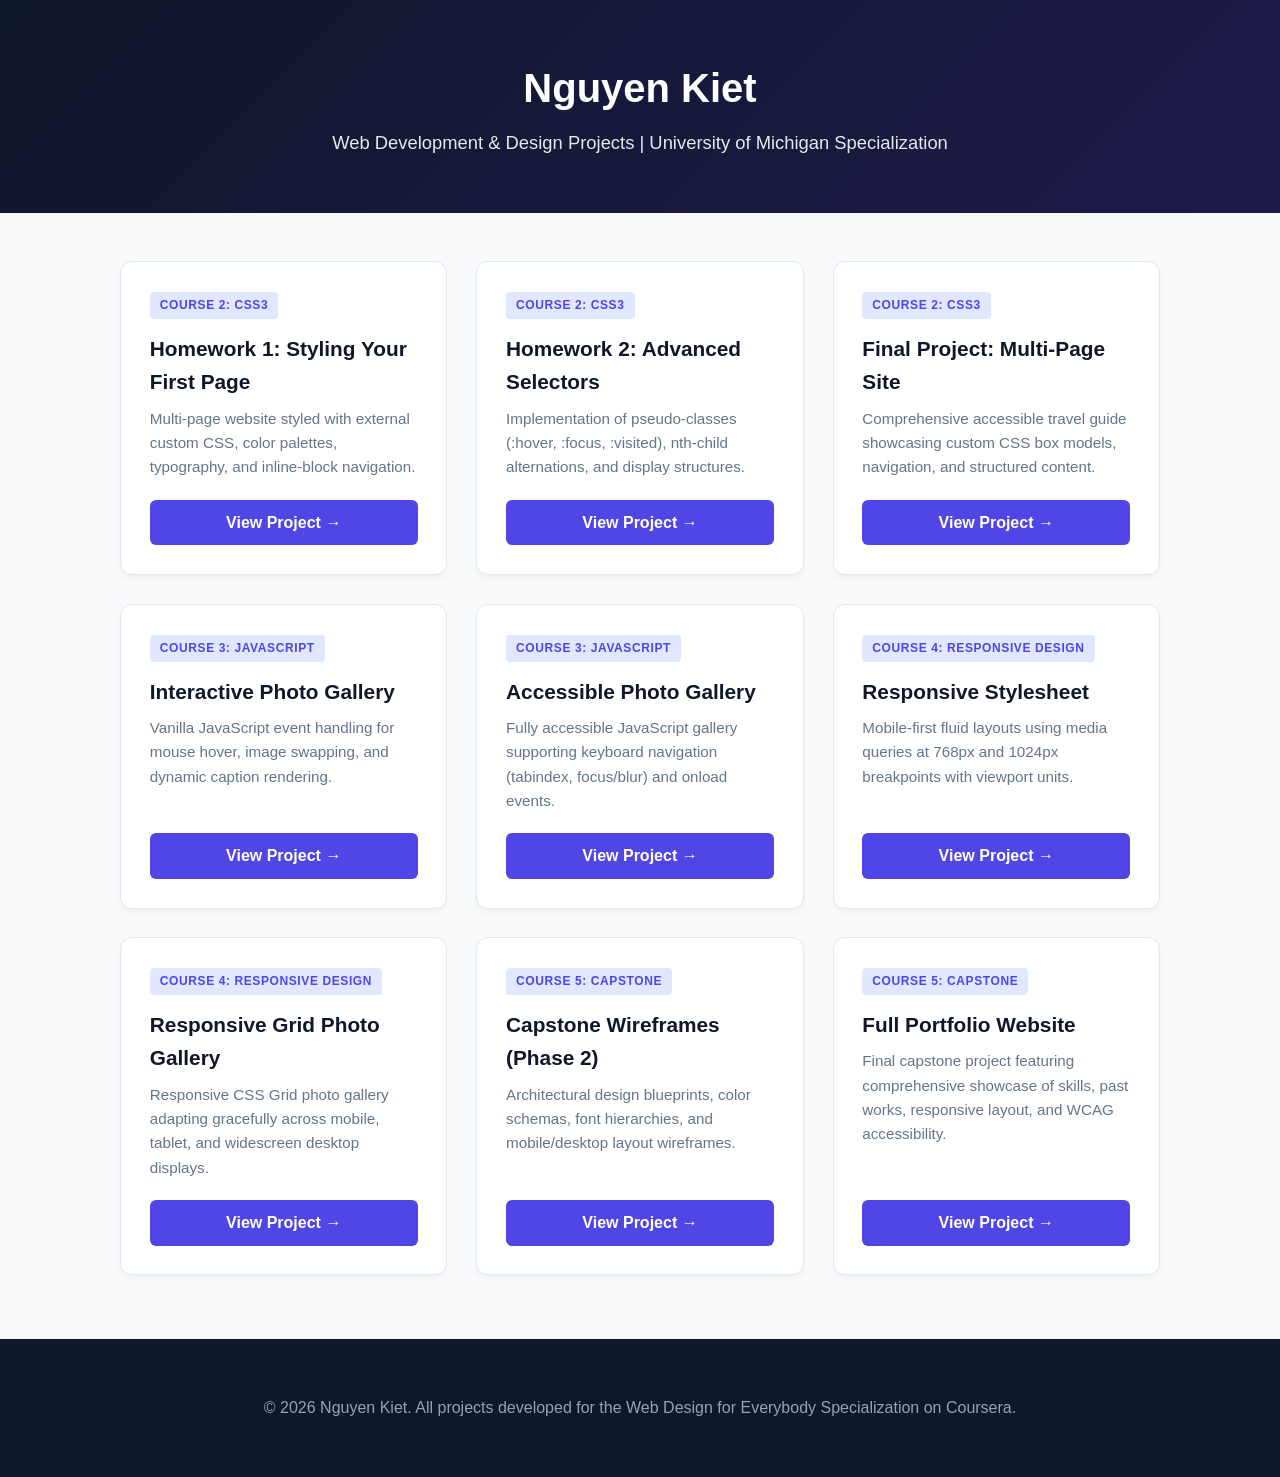
<file: index.html>
<!DOCTYPE html>
<html lang="en">
<head>
  <meta charset="UTF-8">
  <meta name="viewport" content="width=device-width, initial-scale=1.0">
  <title>Nguyen Kiet | Web Design Portfolio &amp; Projects</title>
  <style>
    :root {
      --primary: #4f46e5;
      --bg: #f8fafc;
      --card-bg: #ffffff;
      --text: #0f172a;
      --muted: #64748b;
      --border: #e2e8f0;
    }
    body {
      font-family: -apple-system, BlinkMacSystemFont, "Segoe UI", Roboto, "Helvetica Neue", Arial, sans-serif;
      line-height: 1.6;
      background-color: var(--bg);
      color: var(--text);
      margin: 0;
      padding: 0;
    }
    header {
      background: linear-gradient(135deg, #0f172a, #1e1b4b);
      color: #ffffff;
      text-align: center;
      padding: 3.5rem 1.5rem;
    }
    header h1 {
      margin: 0 0 0.5rem 0;
      font-size: 2.5rem;
    }
    header p {
      margin: 0;
      font-size: 1.15rem;
      opacity: 0.9;
    }
    main {
      max-width: 1040px;
      margin: 3rem auto;
      padding: 0 1.5rem;
    }
    .grid {
      display: grid;
      grid-template-columns: repeat(auto-fit, minmax(300px, 1fr));
      gap: 1.8rem;
    }
    .card {
      background: var(--card-bg);
      border: 1px solid var(--border);
      border-radius: 12px;
      padding: 1.8rem;
      box-shadow: 0 4px 6px -1px rgba(0,0,0,0.05);
      display: flex;
      flex-direction: column;
      justify-content: space-between;
      transition: transform 0.2s, box-shadow 0.2s;
    }
    .card:hover {
      transform: translateY(-4px);
      box-shadow: 0 12px 20px -3px rgba(79, 70, 229, 0.12);
    }
    .badge {
      display: inline-block;
      font-size: 0.75rem;
      font-weight: 700;
      text-transform: uppercase;
      letter-spacing: 0.05em;
      padding: 4px 10px;
      border-radius: 4px;
      background: #e0e7ff;
      color: var(--primary);
      margin-bottom: 0.8rem;
      width: fit-content;
    }
    .card h2 {
      margin: 0 0 0.5rem 0;
      font-size: 1.3rem;
    }
    .card p {
      color: var(--muted);
      font-size: 0.95rem;
      margin: 0 0 1.25rem 0;
      flex-grow: 1;
    }
    .btn {
      display: inline-block;
      text-align: center;
      background: var(--primary);
      color: #ffffff;
      padding: 10px 18px;
      border-radius: 6px;
      text-decoration: none;
      font-weight: 600;
      transition: background 0.2s;
    }
    .btn:hover {
      background: #3730a3;
    }
    footer {
      background: #0f172a;
      color: #94a3b8;
      text-align: center;
      padding: 2.5rem 1.5rem;
      margin-top: 4rem;
    }
  </style>
</head>
<body>

  <header>
    <h1>Nguyen Kiet</h1>
    <p>Web Development &amp; Design Projects | University of Michigan Specialization</p>
  </header>

  <main>
    <div class="grid">
      <!-- Course 2 HW1 -->
      <div class="card">
        <div>
          <span class="badge">Course 2: CSS3</span>
          <h2>Homework 1: Styling Your First Page</h2>
          <p>Multi-page website styled with external custom CSS, color palettes, typography, and inline-block navigation.</p>
        </div>
        <a class="btn" href="c2-hw1/">View Project &rarr;</a>
      </div>

      <!-- Course 2 HW2 -->
      <div class="card">
        <div>
          <span class="badge">Course 2: CSS3</span>
          <h2>Homework 2: Advanced Selectors</h2>
          <p>Implementation of pseudo-classes (:hover, :focus, :visited), nth-child alternations, and display structures.</p>
        </div>
        <a class="btn" href="c2-hw2/">View Project &rarr;</a>
      </div>

      <!-- Course 2 Final -->
      <div class="card">
        <div>
          <span class="badge">Course 2: CSS3</span>
          <h2>Final Project: Multi-Page Site</h2>
          <p>Comprehensive accessible travel guide showcasing custom CSS box models, navigation, and structured content.</p>
        </div>
        <a class="btn" href="c2-final/">View Project &rarr;</a>
      </div>

      <!-- Course 3 HW1 -->
      <div class="card">
        <div>
          <span class="badge">Course 3: JavaScript</span>
          <h2>Interactive Photo Gallery</h2>
          <p>Vanilla JavaScript event handling for mouse hover, image swapping, and dynamic caption rendering.</p>
        </div>
        <a class="btn" href="c3-gallery/">View Project &rarr;</a>
      </div>

      <!-- Course 3 Final -->
      <div class="card">
        <div>
          <span class="badge">Course 3: JavaScript</span>
          <h2>Accessible Photo Gallery</h2>
          <p>Fully accessible JavaScript gallery supporting keyboard navigation (tabindex, focus/blur) and onload events.</p>
        </div>
        <a class="btn" href="c3-final/">View Project &rarr;</a>
      </div>

      <!-- Course 4 HW1 -->
      <div class="card">
        <div>
          <span class="badge">Course 4: Responsive Design</span>
          <h2>Responsive Stylesheet</h2>
          <p>Mobile-first fluid layouts using media queries at 768px and 1024px breakpoints with viewport units.</p>
        </div>
        <a class="btn" href="c4-responsive/">View Project &rarr;</a>
      </div>

      <!-- Course 4 Final -->
      <div class="card">
        <div>
          <span class="badge">Course 4: Responsive Design</span>
          <h2>Responsive Grid Photo Gallery</h2>
          <p>Responsive CSS Grid photo gallery adapting gracefully across mobile, tablet, and widescreen desktop displays.</p>
        </div>
        <a class="btn" href="c4-final/">View Project &rarr;</a>
      </div>

      <!-- Course 5 Wireframes -->
      <div class="card">
        <div>
          <span class="badge">Course 5: Capstone</span>
          <h2>Capstone Wireframes (Phase 2)</h2>
          <p>Architectural design blueprints, color schemas, font hierarchies, and mobile/desktop layout wireframes.</p>
        </div>
        <a class="btn" href="c5-wireframes/">View Project &rarr;</a>
      </div>

      <!-- Course 5 Portfolio -->
      <div class="card">
        <div>
          <span class="badge">Course 5: Capstone</span>
          <h2>Full Portfolio Website</h2>
          <p>Final capstone project featuring comprehensive showcase of skills, past works, responsive layout, and WCAG accessibility.</p>
        </div>
        <a class="btn" href="c5-portfolio/">View Project &rarr;</a>
      </div>
    </div>
  </main>

  <footer>
    <p>&copy; 2026 Nguyen Kiet. All projects developed for the Web Design for Everybody Specialization on Coursera.</p>
  </footer>

</body>
</html>
</file>
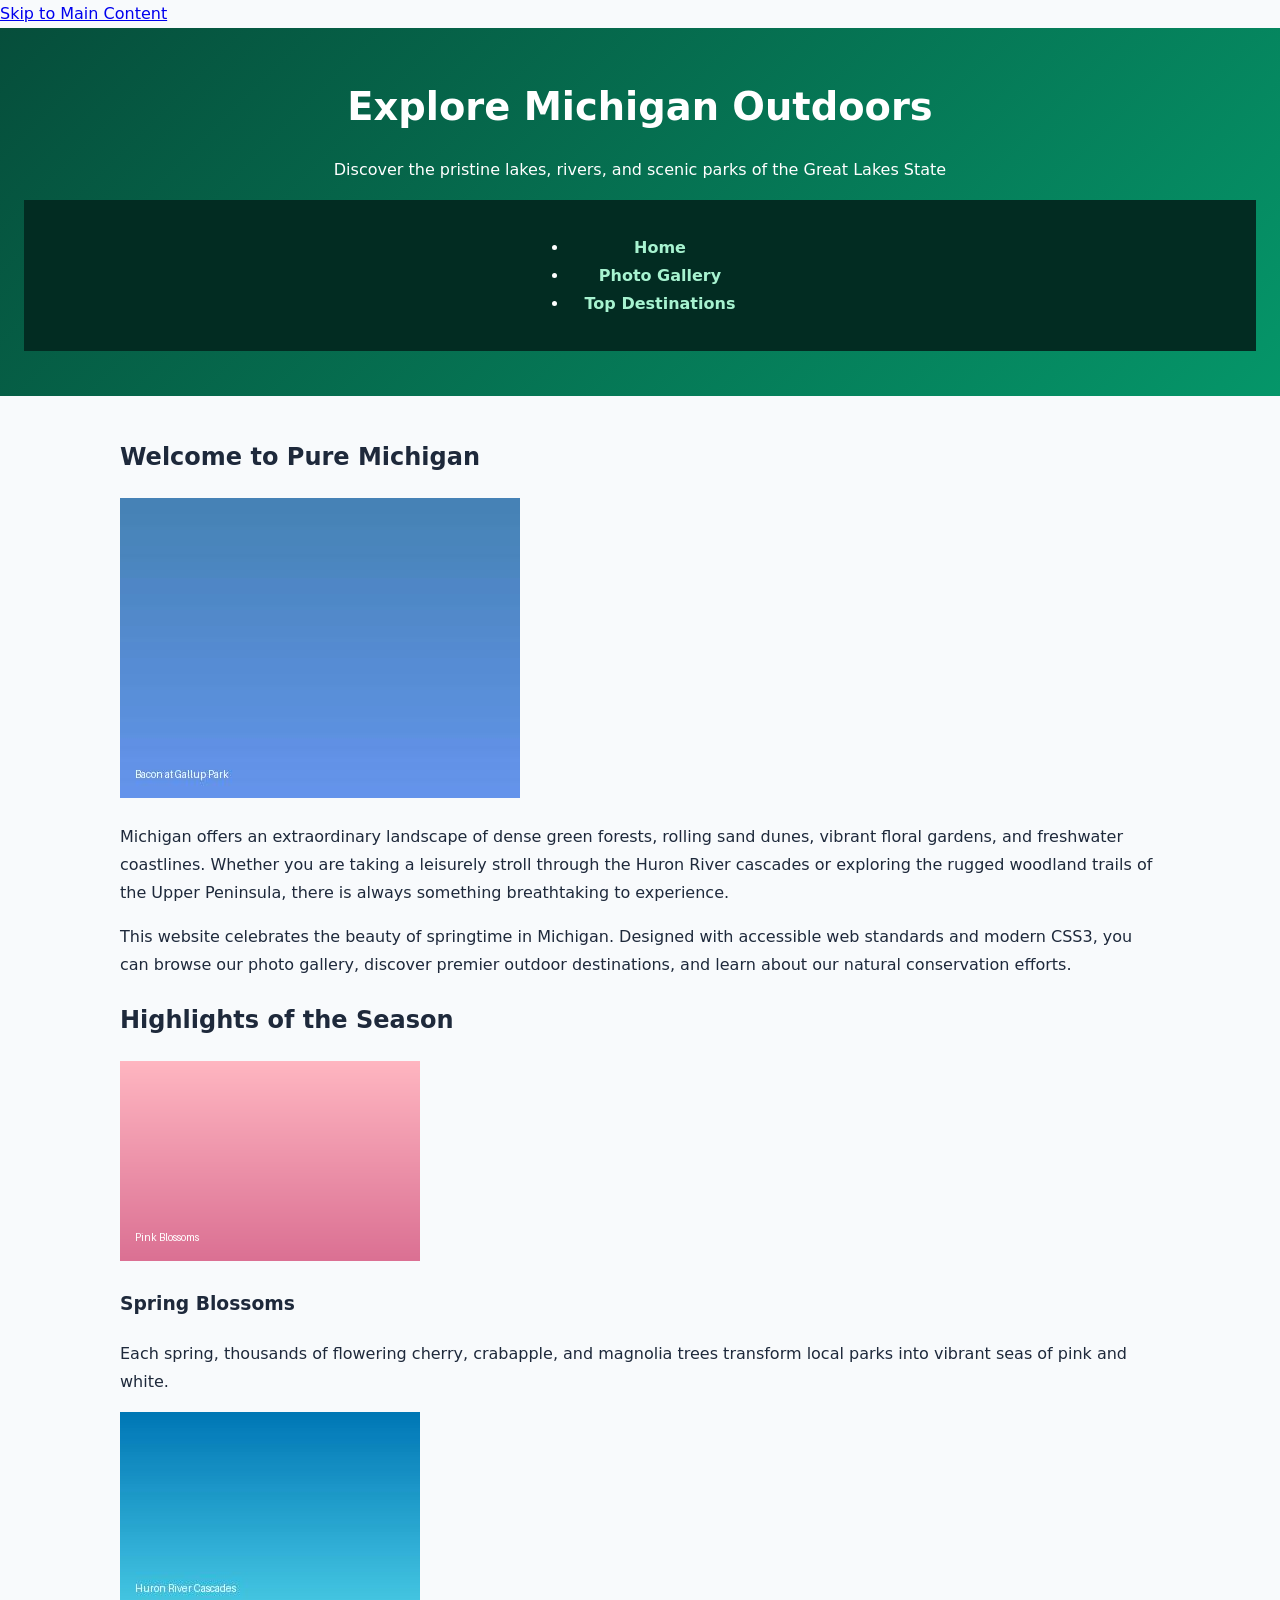
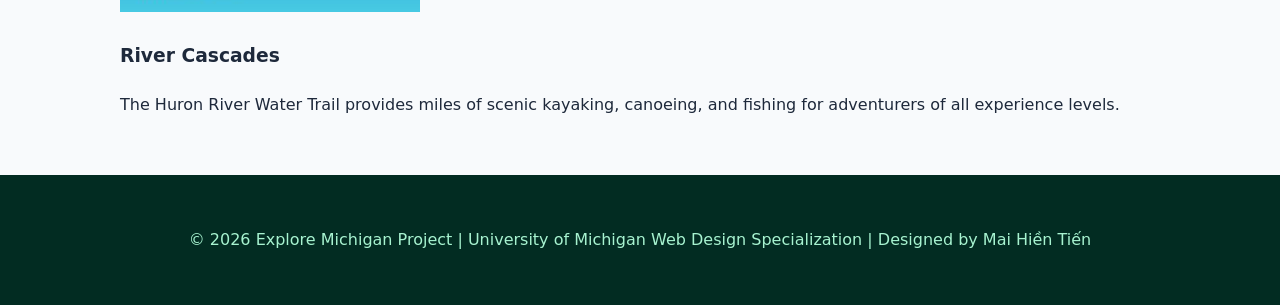
<file: c2-final/index.html>
<!DOCTYPE html>
<html lang="en">

<head>
  <meta charset="utf-8">
  <meta name="viewport" content="width=device-width, initial-scale=1.0">
  <title>Explore Michigan - Nature & Adventure</title>
  <link rel="stylesheet" href="css/style.css">
</head>

<body>
  <a class="skip-link" href="#main">Skip to Main Content</a>

  <header>
    <h1>Explore Michigan Outdoors</h1>
    <p class="tagline">Discover the pristine lakes, rivers, and scenic parks of the Great Lakes State</p>
    <nav>
      <ul>
        <li><a href="index.html" class="active">Home</a></li>
        <li><a href="gallery.html">Photo Gallery</a></li>
        <li><a href="destinations.html">Top Destinations</a></li>
      </ul>
    </nav>
  </header>

  <main id="main">
    <section class="hero-section">
      <h2>Welcome to Pure Michigan</h2>
      <img src="images/BaconGallupPark.jpg" alt="A scenic view of Gallup Park in Ann Arbor with Bacon the dog" class="featured-img">
      <p>
        Michigan offers an extraordinary landscape of dense green forests, rolling sand dunes, vibrant floral gardens, and freshwater coastlines.
        Whether you are taking a leisurely stroll through the Huron River cascades or exploring the rugged woodland trails of the Upper Peninsula,
        there is always something breathtaking to experience.
      </p>
      <p>
        This website celebrates the beauty of springtime in Michigan. Designed with accessible web standards and modern CSS3,
        you can browse our photo gallery, discover premier outdoor destinations, and learn about our natural conservation efforts.
      </p>
    </section>

    <section class="highlights-section">
      <h2>Highlights of the Season</h2>
      <div class="flex-highlights">
        <div class="highlight-card">
          <img src="images/pink_blossoms.png" alt="Delicate pink blossoms blooming on a springtime tree">
          <h3>Spring Blossoms</h3>
          <p>Each spring, thousands of flowering cherry, crabapple, and magnolia trees transform local parks into vibrant seas of pink and white.</p>
        </div>
        <div class="highlight-card">
          <img src="images/huron_river_cascades.JPG" alt="Two kayakers navigating the rapids at Huron River cascades">
          <h3>River Cascades</h3>
          <p>The Huron River Water Trail provides miles of scenic kayaking, canoeing, and fishing for adventurers of all experience levels.</p>
        </div>
      </div>
    </section>
  </main>

  <footer>
    <p>&copy; 2026 Explore Michigan Project | University of Michigan Web Design Specialization | Designed by Mai Hiền Tiến</p>
  </footer>
</body>

</html>
</file>
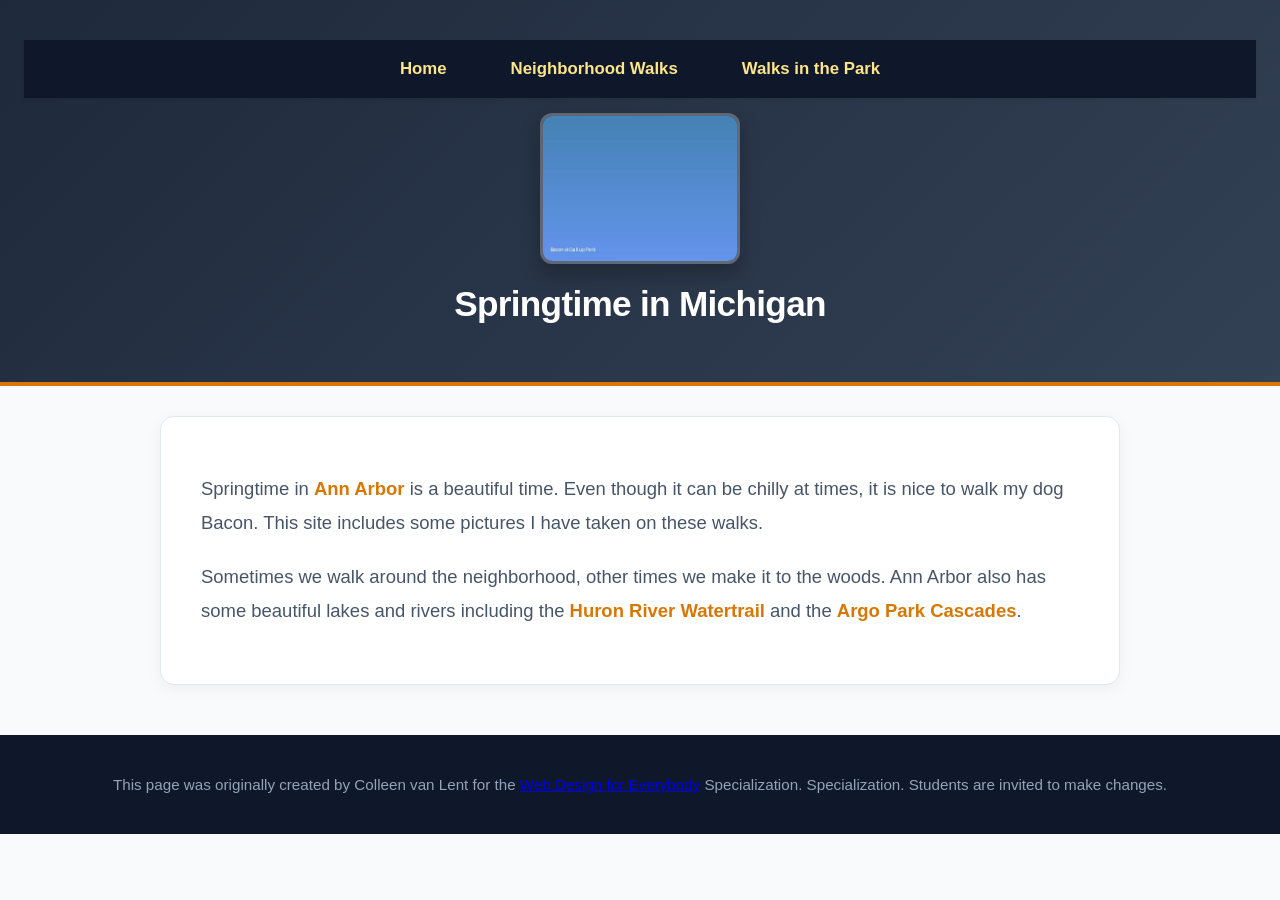
<file: c2-hw1/index.html>
<!DOCTYPE html>
<html lang="en">

<head>
  <meta charset="utf-8">
  <meta name="viewport" content="width=device-width">
  <title>Springtime In Michigan</title>
  <!-- You will need to link to the CSS file -->
  <link rel="stylesheet" href="css/style.css">
</head>

<body>
  <header>
    <nav>
      <ul>
        <li><a href="index.html">Home</a></li>
        <li><a href="neighborhood.html">Neighborhood Walks</a></li>
        <li><a href="parks.html">Walks in the Park</a></li>
      </ul>
    </nav>
    <img src="images/BaconGallupPark.jpg" width="200" alt="Brown Labradoodle sitting next to a statue.">
    <h1>Springtime in Michigan</h1>
  </header>
  <main>
    <p>Springtime in <a href="https://www.michigan.org/city/ann-arbor">Ann Arbor</a> is a beautiful time. Even though
      it can be chilly at times, it is nice to walk my dog Bacon. This site includes some pictures I have taken on
      these walks. </p>

    <p>Sometimes we walk around the neighborhood, other times we make it to the woods. Ann Arbor also has some
      beautiful lakes and rivers including the <a
        href="https://www.annarbor.org/things-to-do/recreation-outdoors/huron-river/">Huron River Watertrail</a> and
      the <a href="https://www.a2gov.org/departments/Parks-Recreation/parks-places/argo/pages/default.aspx">Argo Park
        Cascades</a>.</p>

  </main>
  <footer>
    <p>This page was originally created by Colleen van Lent for the <a
        href="https://www.coursera.org/specializations/web-design"> Web Design for Everybody</a> Specialization.
      Specialization. Students are invited to make changes.</p>
  </footer>

</body>

</html>
</file>
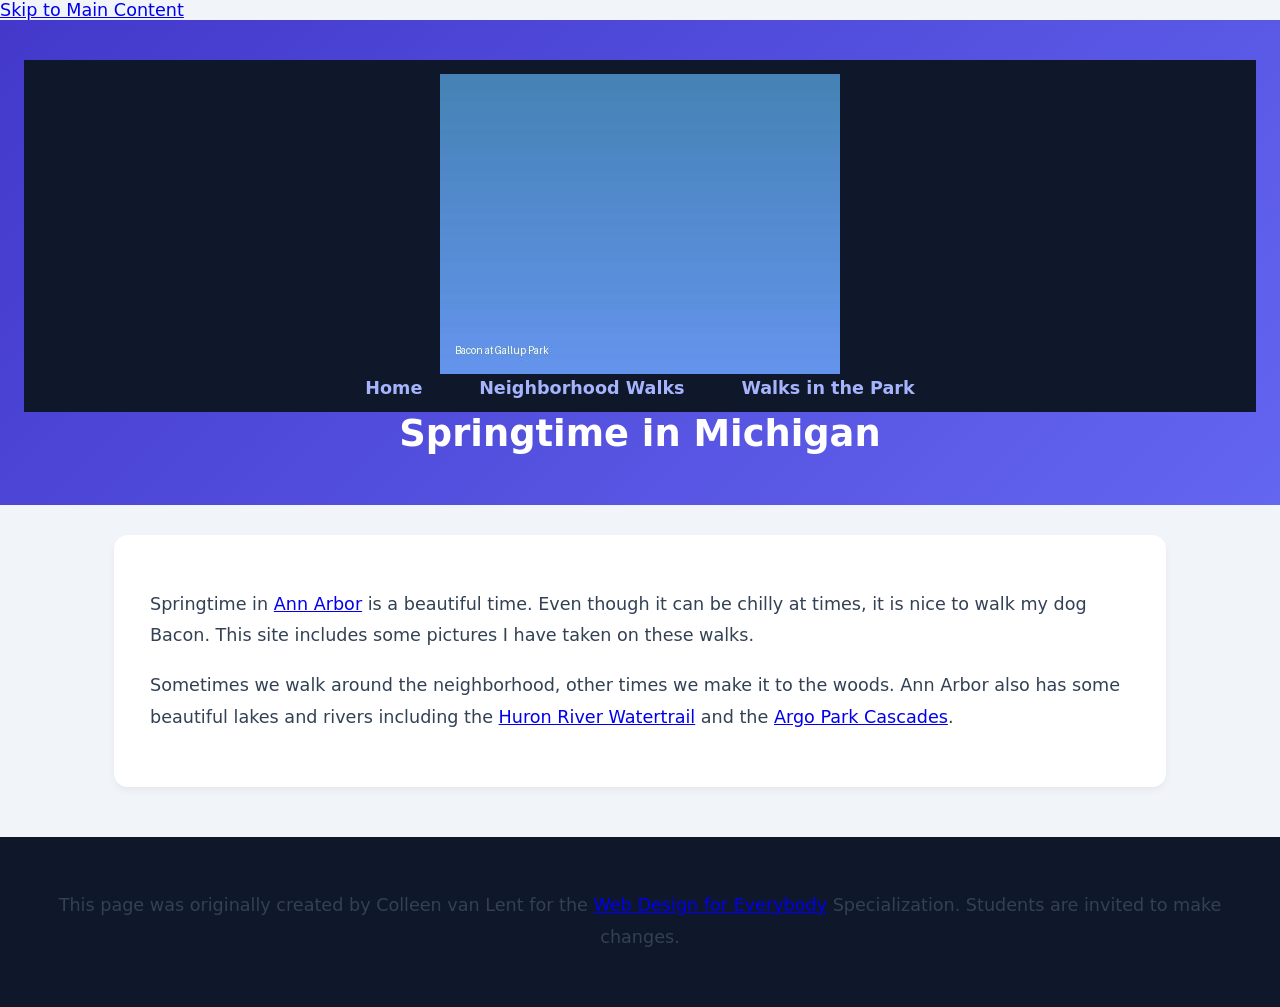
<file: c2-hw2/index.html>
<!DOCTYPE html>
<html lang="en">

<head>
  <meta charset="utf-8">
  <meta name="viewport" content="width=device-width, initial-scale=1.0">
  <title>Springtime In Michigan</title>
  <!-- Link to the CSS file -->
  <link rel="stylesheet" href="css/style.css">
</head>

<body>
  <a class="skip-link" href="#main">Skip to Main Content</a>

  <header>
    <nav>
      <img src="images/BaconGallupPark.jpg" alt="Logo of Bacon the dog sitting next to a statue.">
      <ul>
        <li><a href="index.html">Home</a></li>
        <li><a href="neighborhood.html">Neighborhood Walks</a></li>
        <li><a href="parks.html">Walks in the Park</a></li>
      </ul>
    </nav>
    <h1>Springtime in Michigan</h1>
  </header>

  <main id="main">
    <p>Springtime in <a href="https://www.michigan.org/city/ann-arbor">Ann Arbor</a> is a beautiful time. Even though
      it can be chilly at times, it is nice to walk my dog Bacon. This site includes some pictures I have taken on
      these walks. </p>

    <p>Sometimes we walk around the neighborhood, other times we make it to the woods. Ann Arbor also has some
      beautiful lakes and rivers including the <a
        href="https://www.annarbor.org/things-to-do/recreation-outdoors/huron-river/">Huron River Watertrail</a> and
      the <a href="https://www.a2gov.org/departments/Parks-Recreation/parks-places/argo/pages/default.aspx">Argo Park
        Cascades</a>.</p>
  </main>

  <footer>
    <p>This page was originally created by Colleen van Lent for the <a
        href="https://www.coursera.org/specializations/web-design"> Web Design for Everybody</a> Specialization.
      Students are invited to make changes.</p>
  </footer>

</body>

</html>
</file>
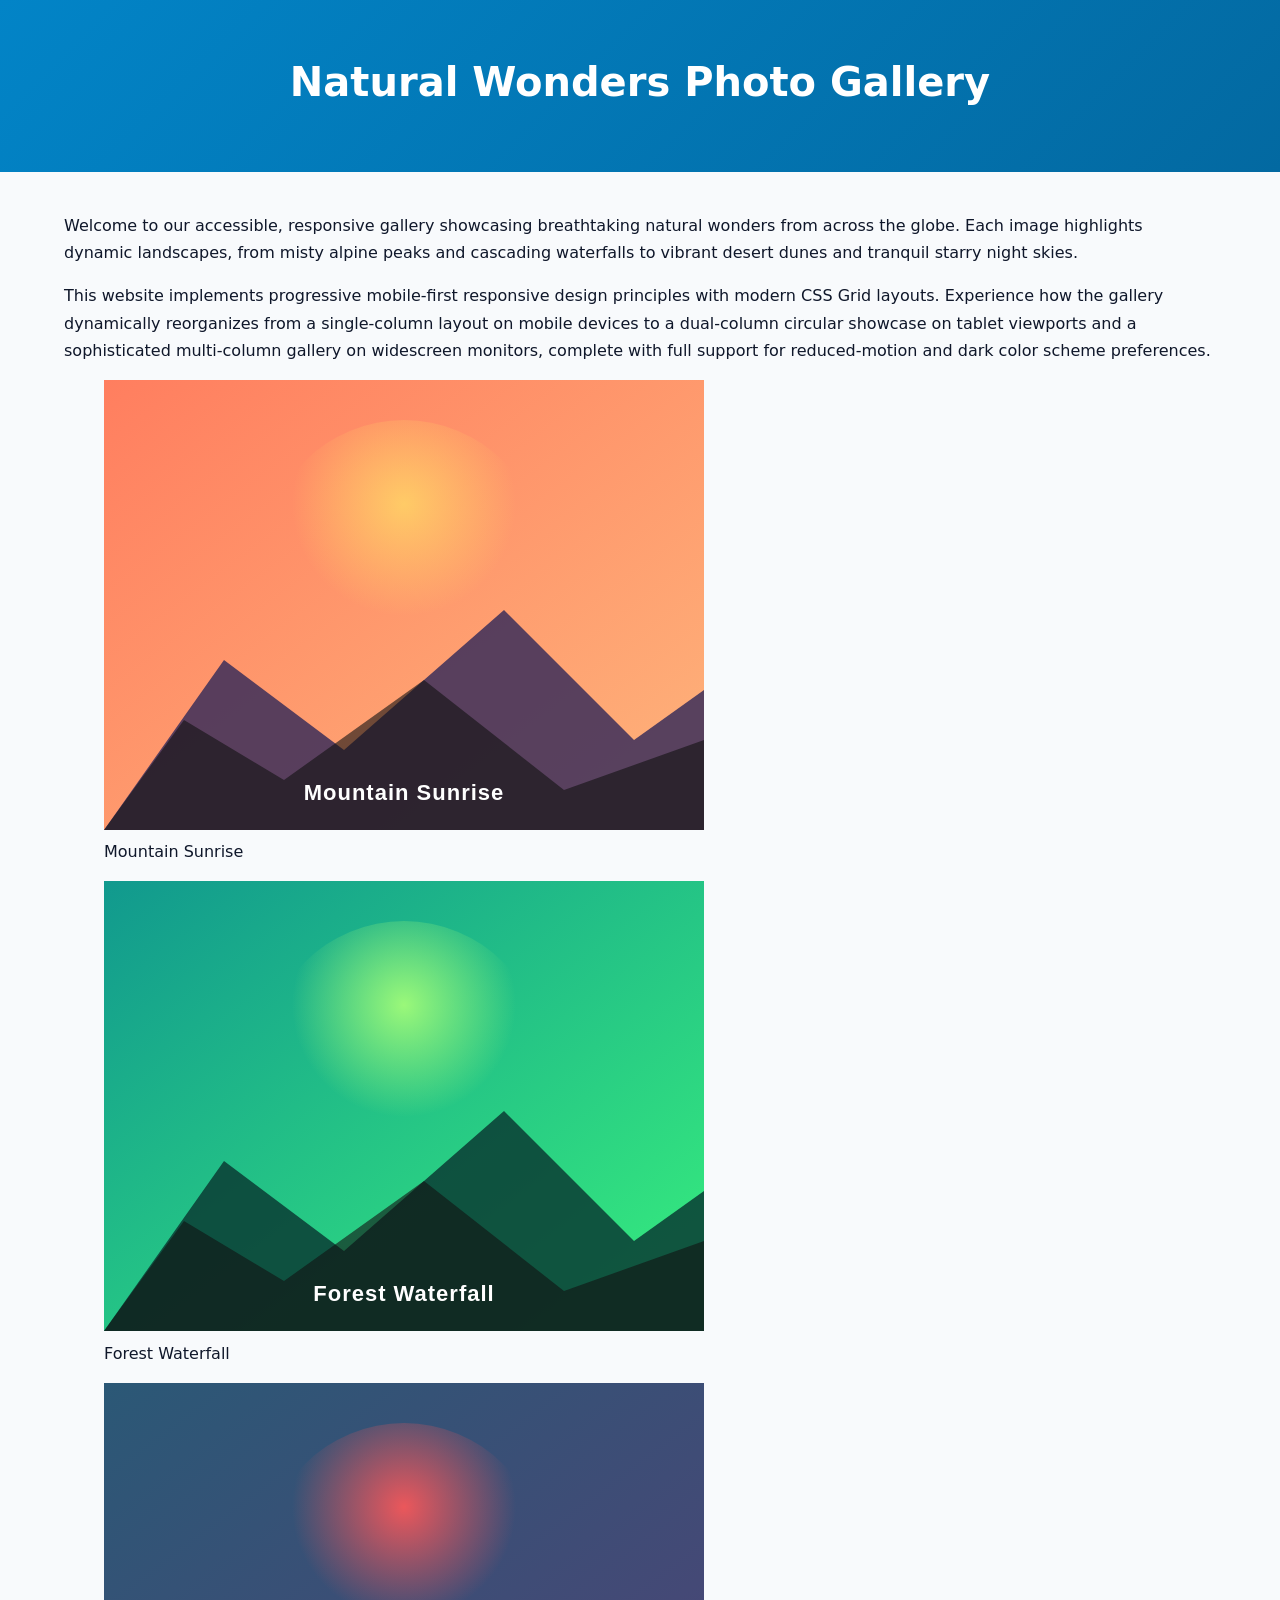
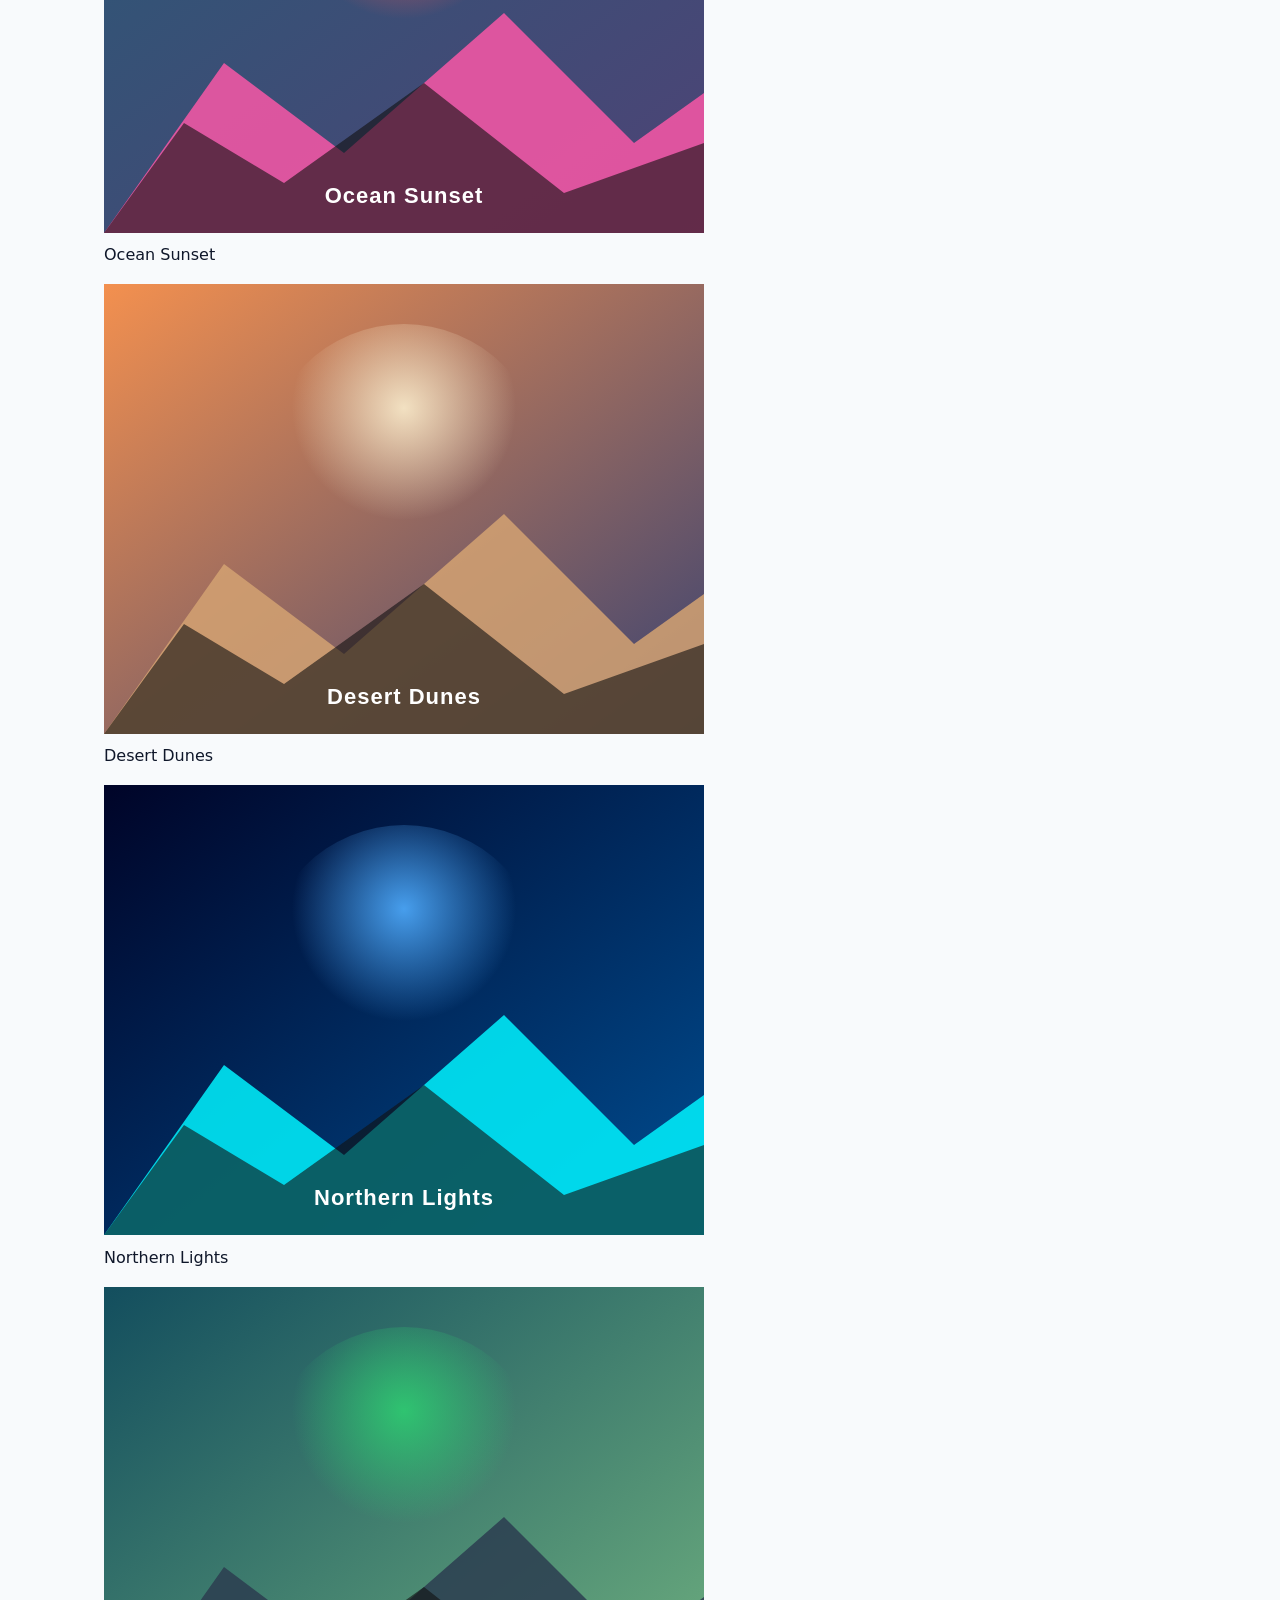
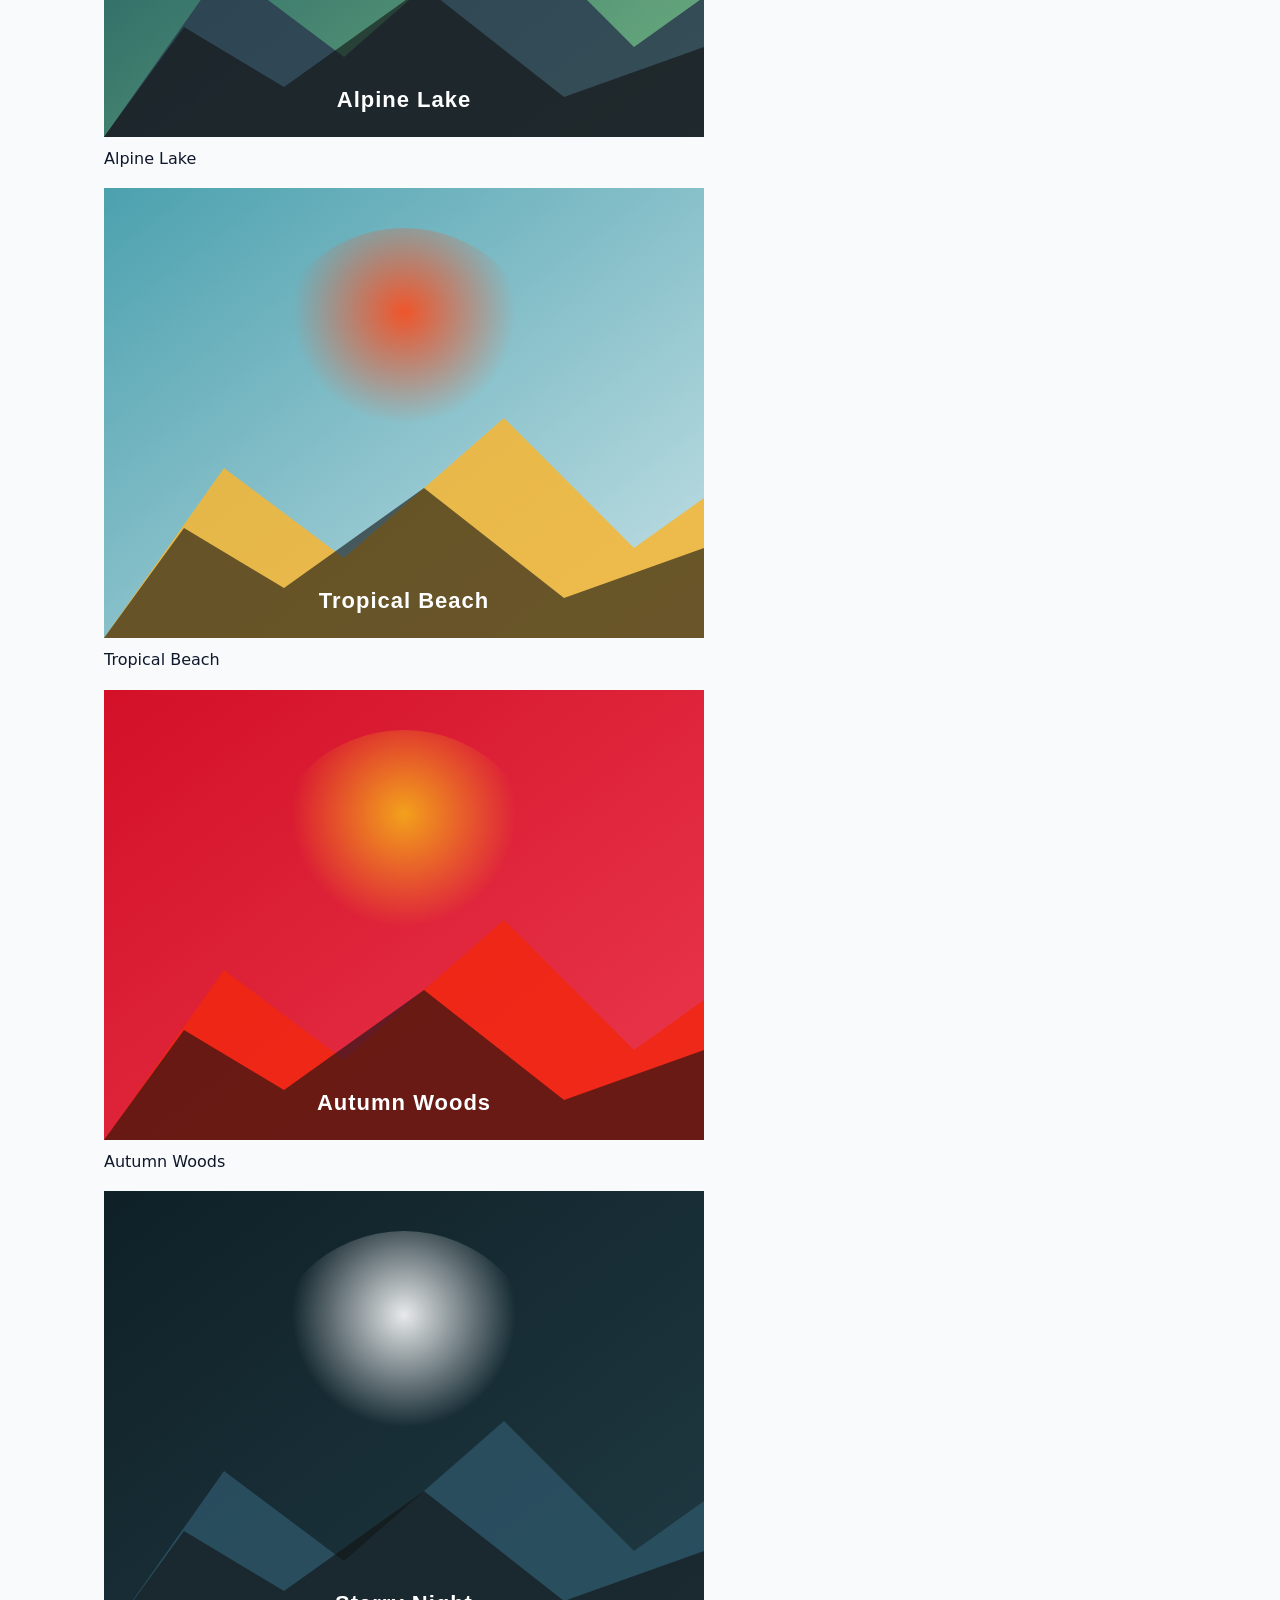
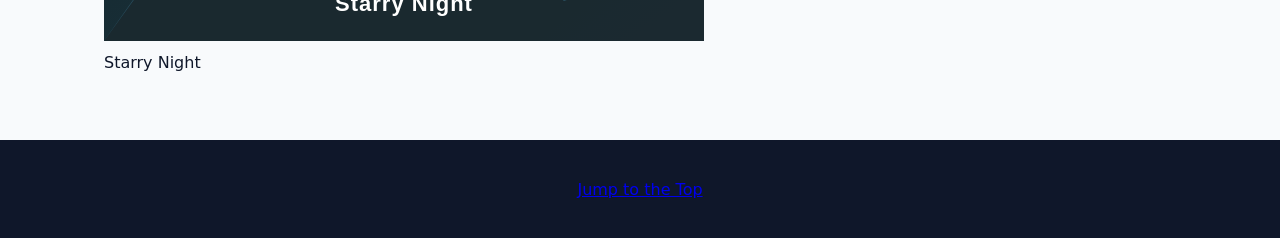
<file: c4-final/index.html>
<!DOCTYPE html>
<html lang="en">

<head>
  <meta charset="UTF-8">
  <meta http-equiv="X-UA-Compatible" content="IE=edge">
  <meta name="viewport" content="width=device-width, initial-scale=1.0">
  <title>Natural Wonders - Accessible Responsive Photo Gallery</title>
  <link rel="stylesheet" href="css/style.css">
</head>

<body>
  <header>
    <h1 id="top">Natural Wonders Photo Gallery</h1>
  </header>

  <main>
    <p>Welcome to our accessible, responsive gallery showcasing breathtaking natural wonders from across the globe. Each image highlights dynamic landscapes, from misty alpine peaks and cascading waterfalls to vibrant desert dunes and tranquil starry night skies.</p>

    <p>This website implements progressive mobile-first responsive design principles with modern CSS Grid layouts. Experience how the gallery dynamically reorganizes from a single-column layout on mobile devices to a dual-column circular showcase on tablet viewports and a sophisticated multi-column gallery on widescreen monitors, complete with full support for reduced-motion and dark color scheme preferences.</p>

    <div class="grid">
        <figure>
            <img src="images/mountains.svg" alt="Majestic alpine mountain peak illuminated by golden morning sunrise" width="600" height="450">
            <figcaption>Mountain Sunrise</figcaption>
        </figure>
        <figure>
            <img src="images/waterfall.svg" alt="Crystal clear cascading waterfall nestled deep inside an ancient rainforest" width="600" height="450">
            <figcaption>Forest Waterfall</figcaption>
        </figure>
        <figure>
            <img src="images/ocean.svg" alt="Calm ocean waves reflecting vibrant orange and purple twilight horizons" width="600" height="450">
            <figcaption>Ocean Sunset</figcaption>
        </figure>
        <figure>
            <img src="images/desert.svg" alt="Golden sand dunes sculpted by gentle winds under an expansive sky" width="600" height="450">
            <figcaption>Desert Dunes</figcaption>
        </figure>
        <figure>
            <img src="images/aurora.svg" alt="Ethereal emerald and violet aurora borealis dancing over snowy pine forests" width="600" height="450">
            <figcaption>Northern Lights</figcaption>
        </figure>
        <figure>
            <img src="images/lake.svg" alt="Serene glacier-fed turquoise lake mirroring towering snow-capped summits" width="600" height="450">
            <figcaption>Alpine Lake</figcaption>
        </figure>
        <figure>
            <img src="images/beach.svg" alt="Pristine white sand shoreline with turquoise waters and leaning palm trees" width="600" height="450">
            <figcaption>Tropical Beach</figcaption>
        </figure>
        <figure>
            <img src="images/forest.svg" alt="Vibrant canopy of crimson, amber, and golden maple leaves along a quiet trail" width="600" height="450">
            <figcaption>Autumn Woods</figcaption>
        </figure>
        <figure>
            <img src="images/night.svg" alt="The Milky Way galaxy glowing across a dark, star-filled mountain sky" width="600" height="450">
            <figcaption>Starry Night</figcaption>
        </figure>
    </div>
  </main>

  <footer>
    <a href="#top">Jump to the Top</a>
  </footer>
</body>

</html>
</file>
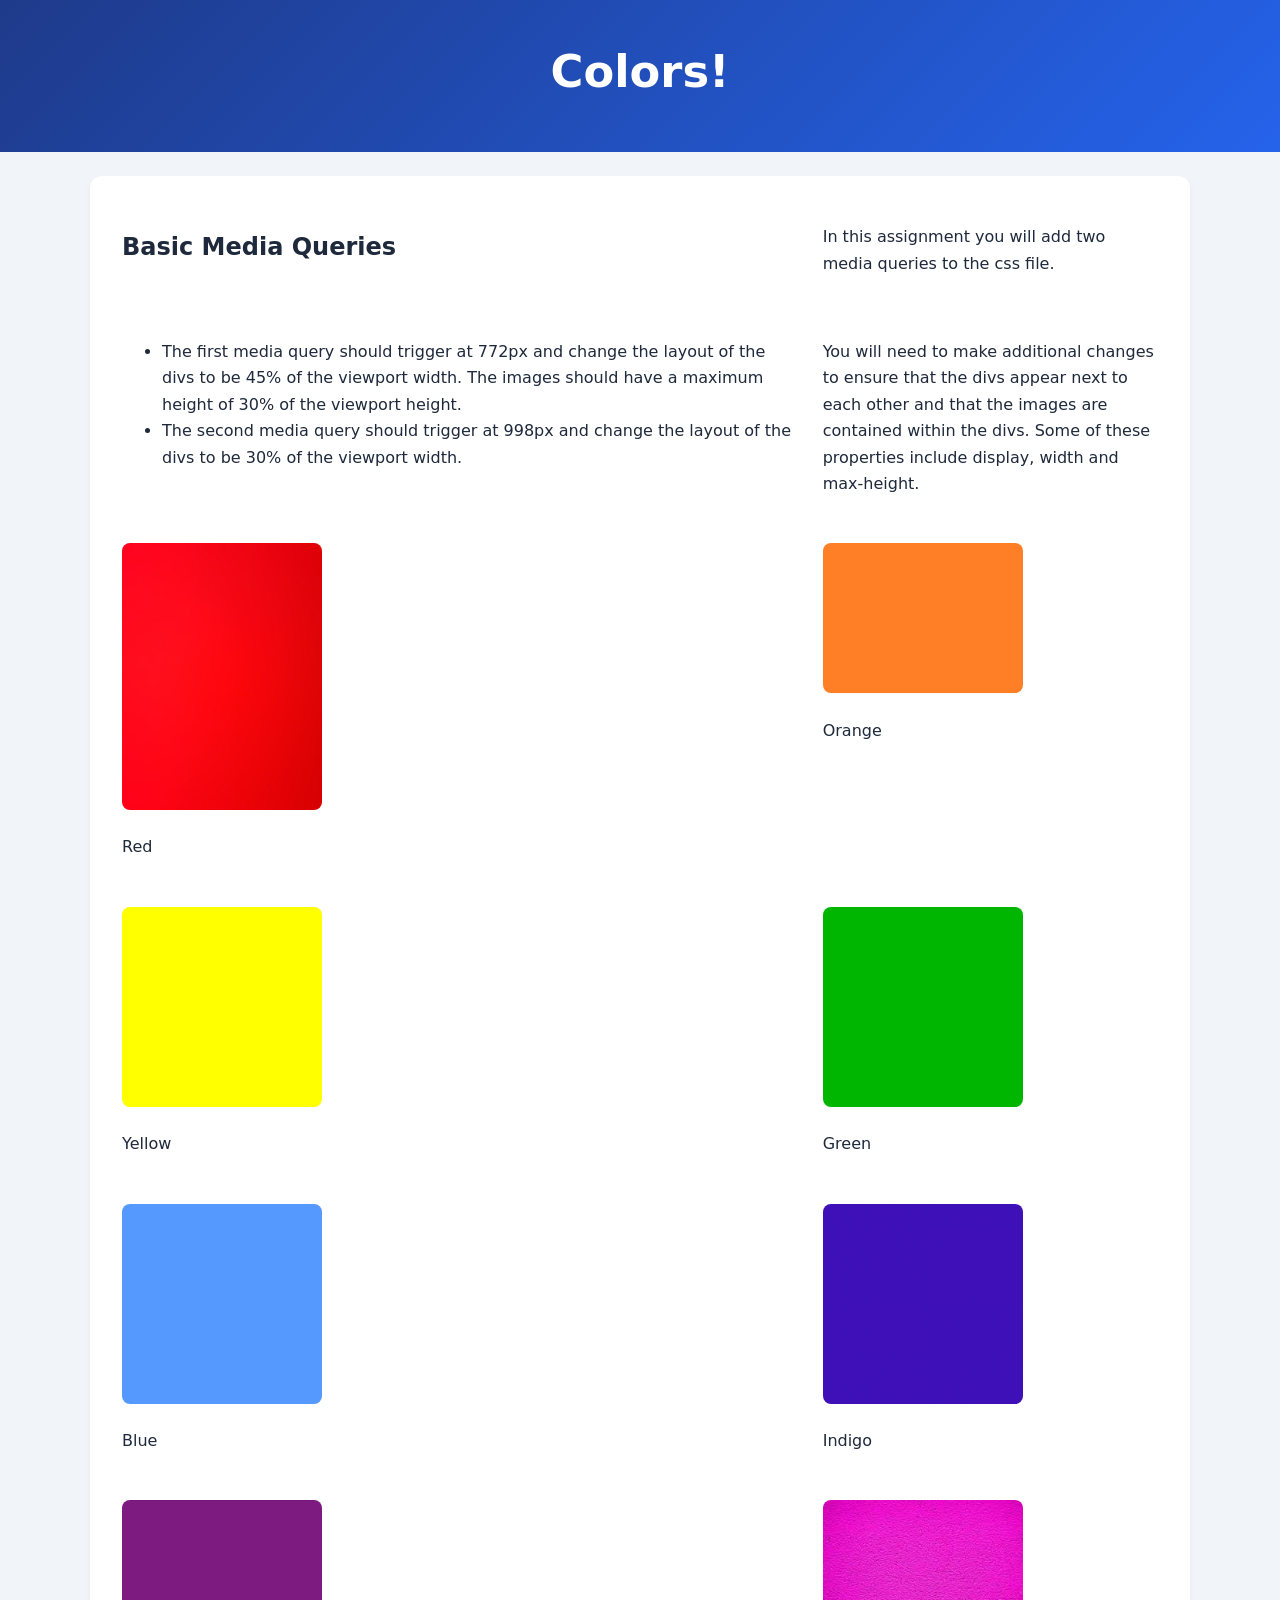
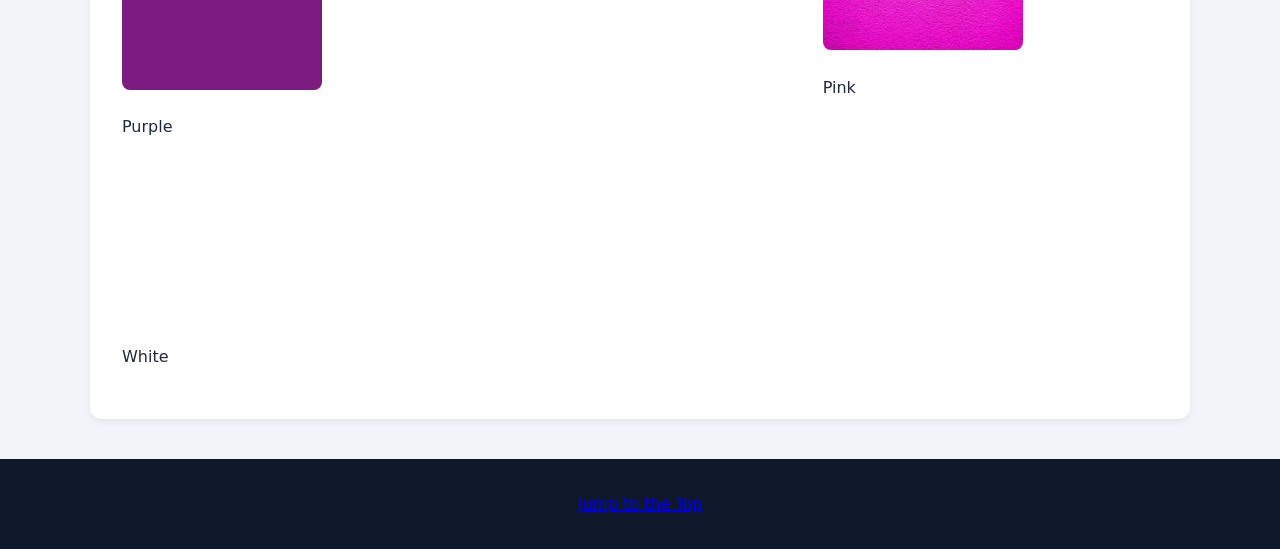
<file: c4-responsive/index.html>
<!DOCTYPE html>
<html lang="en">

<head>
  <meta charset="UTF-8">
  <meta http-equiv="X-UA-Compatible" content="IE=edge">
  <meta name="viewport" content="width=device-width, initial-scale=1.0">
  <title>Colors - Responsive Stylesheet</title>
  <link rel="stylesheet" href="css/style.css">
</head>

<body>
  <header>
    <h1 id="top">Colors!</h1>
  </header>

  <main>
    <h2>Basic Media Queries</h2>
    <p>In this assignment you will add two media queries to the css file.</p>
    <ul>
      <li>The first media query should trigger at 772px and change the layout of the divs to be 45% of the viewport width. The images should have a maximum height of 30% of the viewport height.</li>
      <li>The second media query should trigger at 998px and change the layout of the divs to be 30% of the viewport width.</li>
    </ul>
    <p>You will need to make additional changes to ensure that the divs appear next to each other and that the images are contained within the divs. Some of these properties include display, width and max-height.</p>

    <div class="color-card">
      <img src="images/Red.jpeg" alt="Red" width="200">
      <p class="label">Red</p>
    </div>
    <div class="color-card">
      <img src="images/Orange.png" alt="Orange" width="200">
      <p class="label">Orange</p>
    </div>
    <div class="color-card">
      <img src="images/Yellow.png" alt="Yellow" width="200">
      <p class="label">Yellow</p>
    </div>
    <div class="color-card">
      <img src="images/Green.png" alt="Green" width="200">
      <p class="label">Green</p>
    </div>
    <div class="color-card">
      <img src="images/Blue.png" alt="Blue" width="200">
      <p class="label">Blue</p>
    </div>
    <div class="color-card">
      <img src="images/Indigo.jpeg" alt="Indigo" width="200">
      <p class="label">Indigo</p>
    </div>
    <div class="color-card">
      <img src="images/Purple.png" alt="Purple" width="200">
      <p class="label">Purple</p>
    </div>
    <div class="color-card">
      <img src="images/Pink.jpeg" alt="Pink" width="200">
      <p class="label">Pink</p>
    </div>
    <div class="color-card">
      <img src="images/White.png" alt="White" width="200">
      <p class="label">White</p>
    </div>
  </main>

  <footer>
    <a href="#top">Jump to the Top</a>
  </footer>
</body>

</html>
</file>
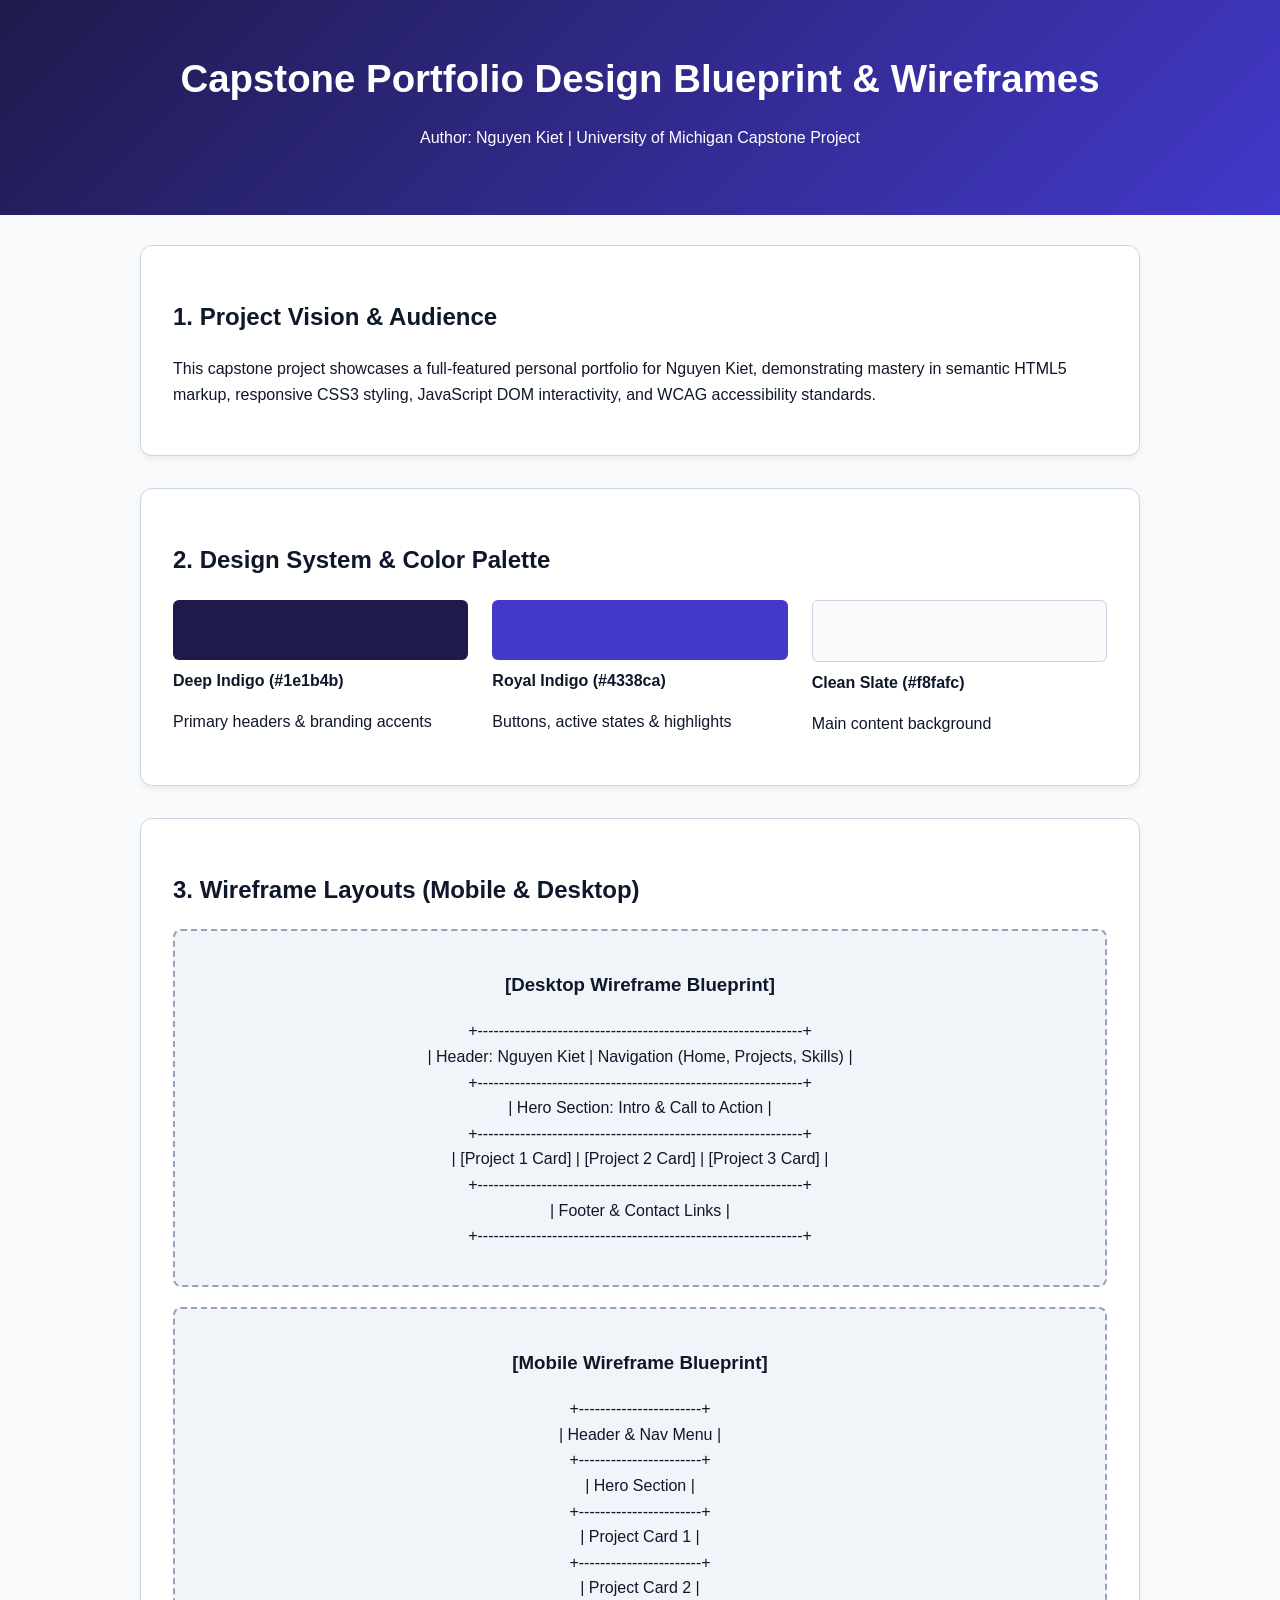
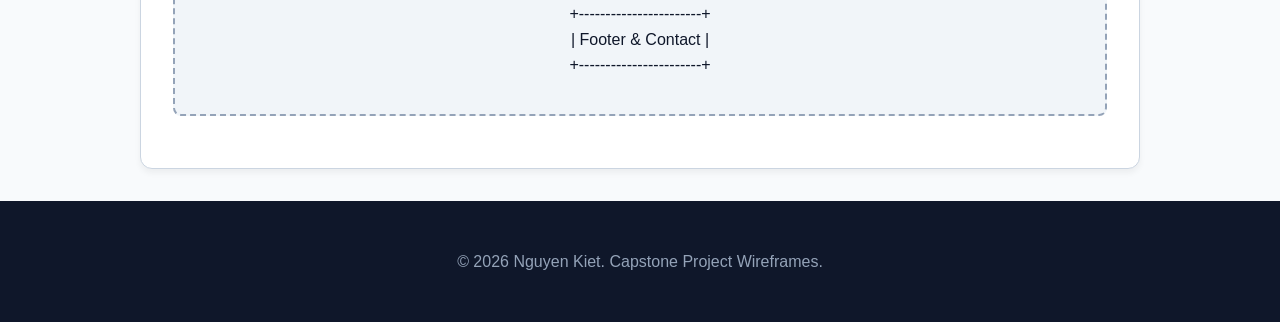
<file: c5-wireframes/index.html>
<!DOCTYPE html>
<html lang="en">
<head>
  <meta charset="UTF-8">
  <meta name="viewport" content="width=device-width, initial-scale=1.0">
  <title>Capstone Design Wireframes | Nguyen Kiet</title>
  <style>
    :root {
      --primary: #4338ca;
      --bg: #f8fafc;
      --surface: #ffffff;
      --border: #cbd5e1;
      --text: #0f172a;
    }
    body {
      font-family: -apple-system, BlinkMacSystemFont, "Segoe UI", Roboto, sans-serif;
      margin: 0;
      background: var(--bg);
      color: var(--text);
      line-height: 1.6;
    }
    header {
      background: linear-gradient(135deg, #1e1b4b, #4338ca);
      color: #ffffff;
      padding: 3rem 1.5rem;
      text-align: center;
    }
    header h1 {
      margin: 0 0 0.5rem 0;
      font-size: 2.4rem;
    }
    main {
      max-width: 1000px;
      margin: 30px auto;
      padding: 0 1.5rem;
    }
    .spec-card {
      background: var(--surface);
      border: 1px solid var(--border);
      border-radius: 12px;
      padding: 2rem;
      margin-bottom: 2rem;
      box-shadow: 0 4px 6px rgba(0,0,0,0.05);
    }
    .wireframe-box {
      border: 2px dashed #94a3b8;
      border-radius: 8px;
      padding: 20px;
      margin: 20px 0;
      background: #f1f5f9;
      text-align: center;
    }
    .grid {
      display: grid;
      grid-template-columns: repeat(auto-fit, minmax(280px, 1fr));
      gap: 1.5rem;
    }
    .color-swatch {
      height: 60px;
      border-radius: 6px;
      margin-bottom: 8px;
    }
  </style>
</head>
<body>

  <header>
    <h1>Capstone Portfolio Design Blueprint &amp; Wireframes</h1>
    <p>Author: Nguyen Kiet | University of Michigan Capstone Project</p>
  </header>

  <main>
    <section class="spec-card">
      <h2>1. Project Vision &amp; Audience</h2>
      <p>This capstone project showcases a full-featured personal portfolio for Nguyen Kiet, demonstrating mastery in semantic HTML5 markup, responsive CSS3 styling, JavaScript DOM interactivity, and WCAG accessibility standards.</p>
    </section>

    <section class="spec-card">
      <h2>2. Design System &amp; Color Palette</h2>
      <div class="grid">
        <div>
          <div class="color-swatch" style="background: #1e1b4b;"></div>
          <strong>Deep Indigo (#1e1b4b)</strong>
          <p>Primary headers &amp; branding accents</p>
        </div>
        <div>
          <div class="color-swatch" style="background: #4338ca;"></div>
          <strong>Royal Indigo (#4338ca)</strong>
          <p>Buttons, active states &amp; highlights</p>
        </div>
        <div>
          <div class="color-swatch" style="background: #f8fafc; border: 1px solid #cbd5e1;"></div>
          <strong>Clean Slate (#f8fafc)</strong>
          <p>Main content background</p>
        </div>
      </div>
    </section>

    <section class="spec-card">
      <h2>3. Wireframe Layouts (Mobile &amp; Desktop)</h2>
      <div class="wireframe-box">
        <h3>[Desktop Wireframe Blueprint]</h3>
        <p>+-------------------------------------------------------------+<br>
           | Header: Nguyen Kiet | Navigation (Home, Projects, Skills)  |<br>
           +-------------------------------------------------------------+<br>
           | Hero Section: Intro &amp; Call to Action                      |<br>
           +-------------------------------------------------------------+<br>
           | [Project 1 Card]  |  [Project 2 Card]  |  [Project 3 Card]  |<br>
           +-------------------------------------------------------------+<br>
           | Footer &amp; Contact Links                                      |<br>
           +-------------------------------------------------------------+</p>
      </div>

      <div class="wireframe-box">
        <h3>[Mobile Wireframe Blueprint]</h3>
        <p>+-----------------------+<br>
           | Header &amp; Nav Menu  |<br>
           +-----------------------+<br>
           | Hero Section          |<br>
           +-----------------------+<br>
           | Project Card 1        |<br>
           +-----------------------+<br>
           | Project Card 2        |<br>
           +-----------------------+<br>
           | Footer &amp; Contact   |<br>
           +-----------------------+</p>
      </div>
    </section>
  </main>

  <footer style="text-align: center; padding: 2rem; background: #0f172a; color: #94a3b8;">
    <p>&copy; 2026 Nguyen Kiet. Capstone Project Wireframes.</p>
  </footer>

</body>
</html>
</file>
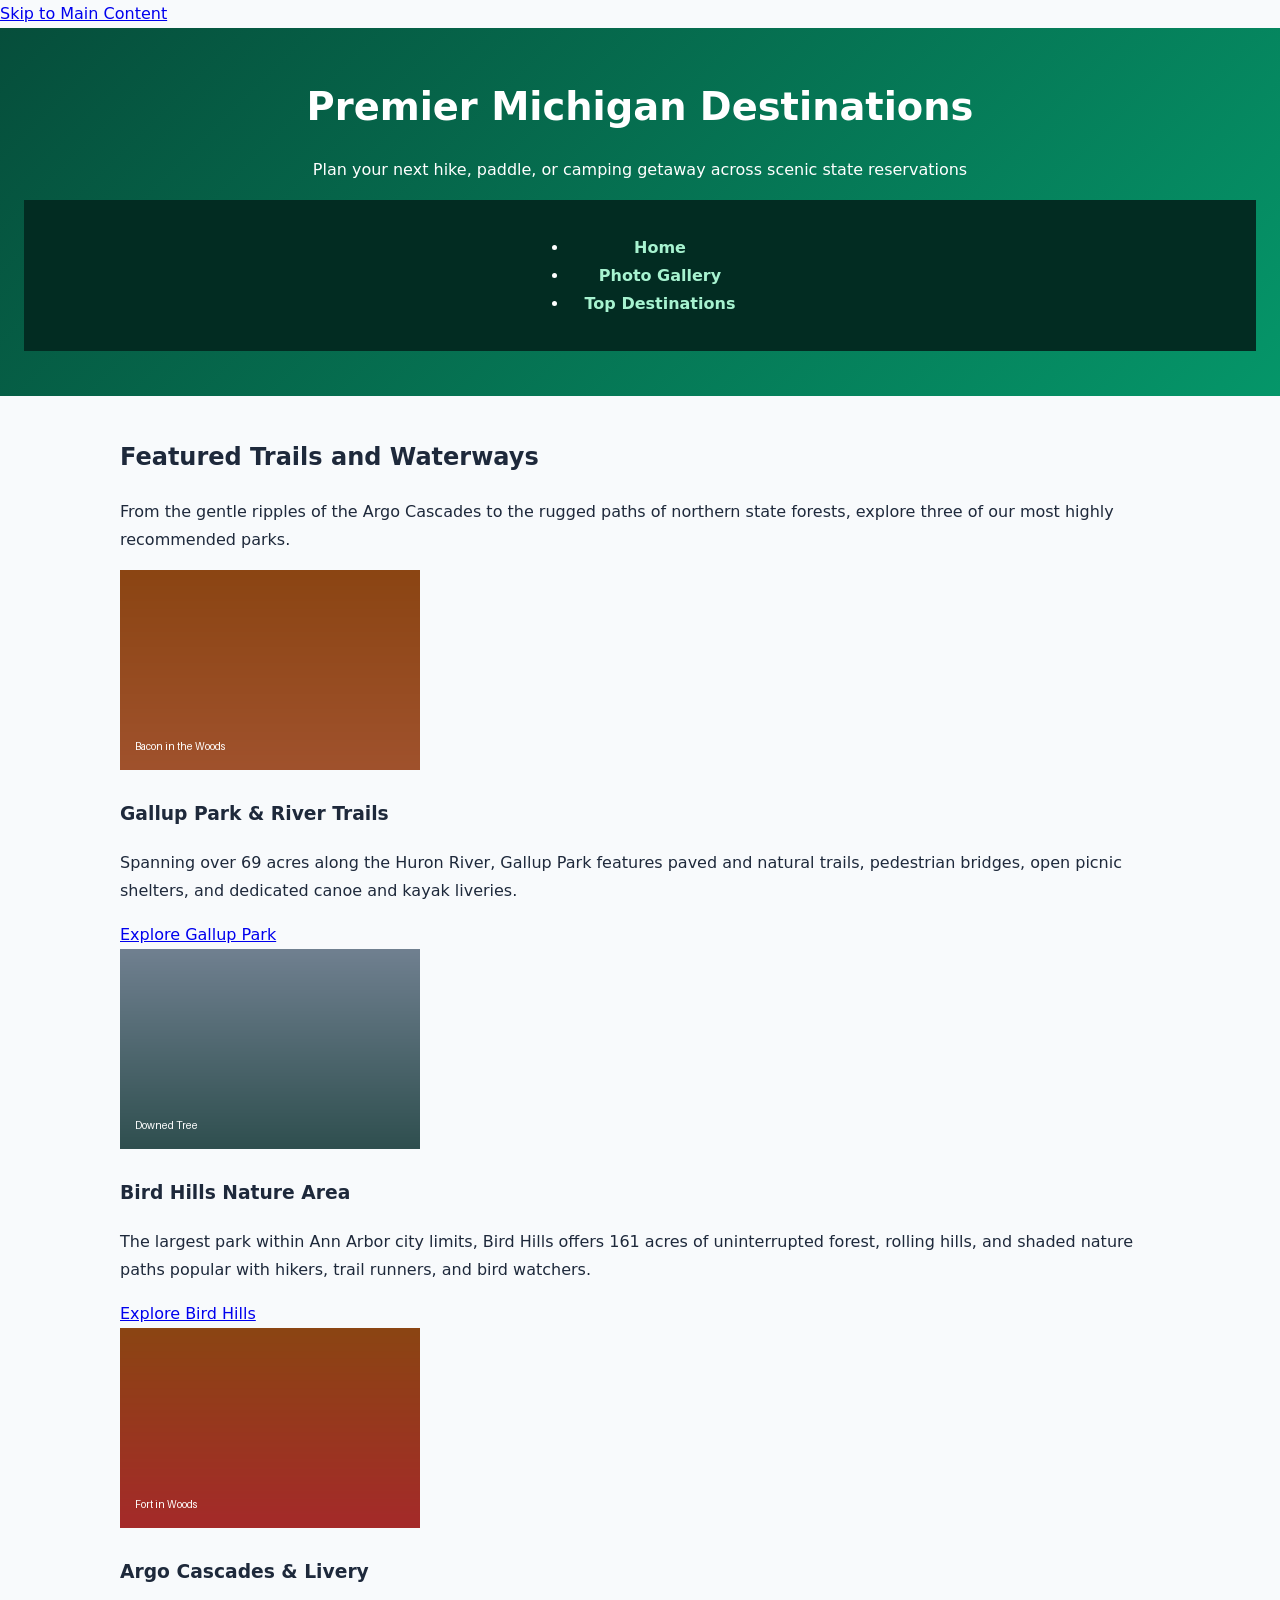
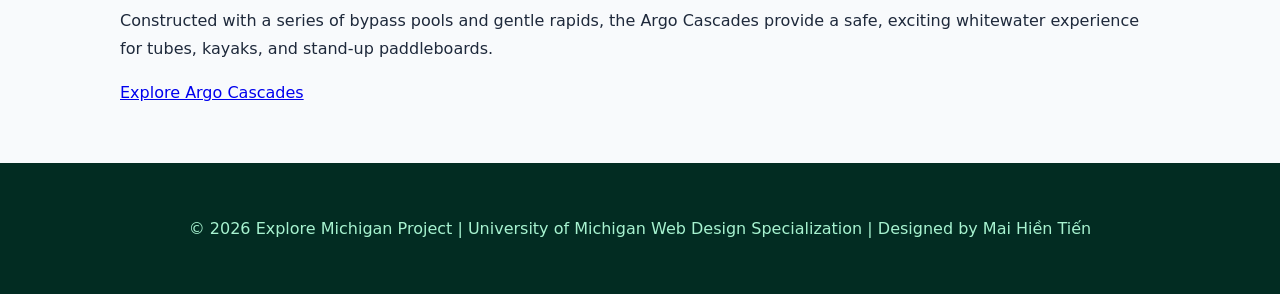
<file: c2-final/destinations.html>
<!DOCTYPE html>
<html lang="en">

<head>
  <meta charset="utf-8">
  <meta name="viewport" content="width=device-width, initial-scale=1.0">
  <title>Top Destinations - Explore Michigan</title>
  <link rel="stylesheet" href="css/style.css">
</head>

<body>
  <a class="skip-link" href="#main">Skip to Main Content</a>

  <header>
    <h1>Premier Michigan Destinations</h1>
    <p class="tagline">Plan your next hike, paddle, or camping getaway across scenic state reservations</p>
    <nav>
      <ul>
        <li><a href="index.html">Home</a></li>
        <li><a href="gallery.html">Photo Gallery</a></li>
        <li><a href="destinations.html" class="active">Top Destinations</a></li>
      </ul>
    </nav>
  </header>

  <main id="main">
    <section>
      <h2>Featured Trails and Waterways</h2>
      <p>
        From the gentle ripples of the Argo Cascades to the rugged paths of northern state forests,
        explore three of our most highly recommended parks.
      </p>

      <!-- Flexbox container showcasing destination cards -->
      <div class="flex-destinations">
        <article class="destination-card">
          <img src="images/bacon_in_the_woods.png" alt="A friendly dog enjoying a wooded riverside trail in Gallup Park">
          <h3>Gallup Park &amp; River Trails</h3>
          <p>
            Spanning over 69 acres along the Huron River, Gallup Park features paved and natural trails,
            pedestrian bridges, open picnic shelters, and dedicated canoe and kayak liveries.
          </p>
          <a href="https://www.a2gov.org/departments/Parks-Recreation/parks-places/gallup/pages/default.aspx" class="btn-more">Explore Gallup Park</a>
        </article>

        <article class="destination-card">
          <img src="images/downed_tree.png" alt="A fallen natural log bridge crossing a serene bubbling forest stream">
          <h3>Bird Hills Nature Area</h3>
          <p>
            The largest park within Ann Arbor city limits, Bird Hills offers 161 acres of uninterrupted forest,
            rolling hills, and shaded nature paths popular with hikers, trail runners, and bird watchers.
          </p>
          <a href="https://www.a2gov.org/departments/Parks-Recreation/parks-places/bird-hills/pages/default.aspx" class="btn-more">Explore Bird Hills</a>
        </article>

        <article class="destination-card">
          <img src="images/fort_in_woods.png" alt="A natural branch fort built along a wooded path in Michigan woods">
          <h3>Argo Cascades &amp; Livery</h3>
          <p>
            Constructed with a series of bypass pools and gentle rapids, the Argo Cascades provide a safe,
            exciting whitewater experience for tubes, kayaks, and stand-up paddleboards.
          </p>
          <a href="https://www.a2gov.org/departments/Parks-Recreation/parks-places/argo/pages/default.aspx" class="btn-more">Explore Argo Cascades</a>
        </article>
      </div>
    </section>
  </main>

  <footer>
    <p>&copy; 2026 Explore Michigan Project | University of Michigan Web Design Specialization | Designed by Mai Hiền Tiến</p>
  </footer>
</body>

</html>
</file>
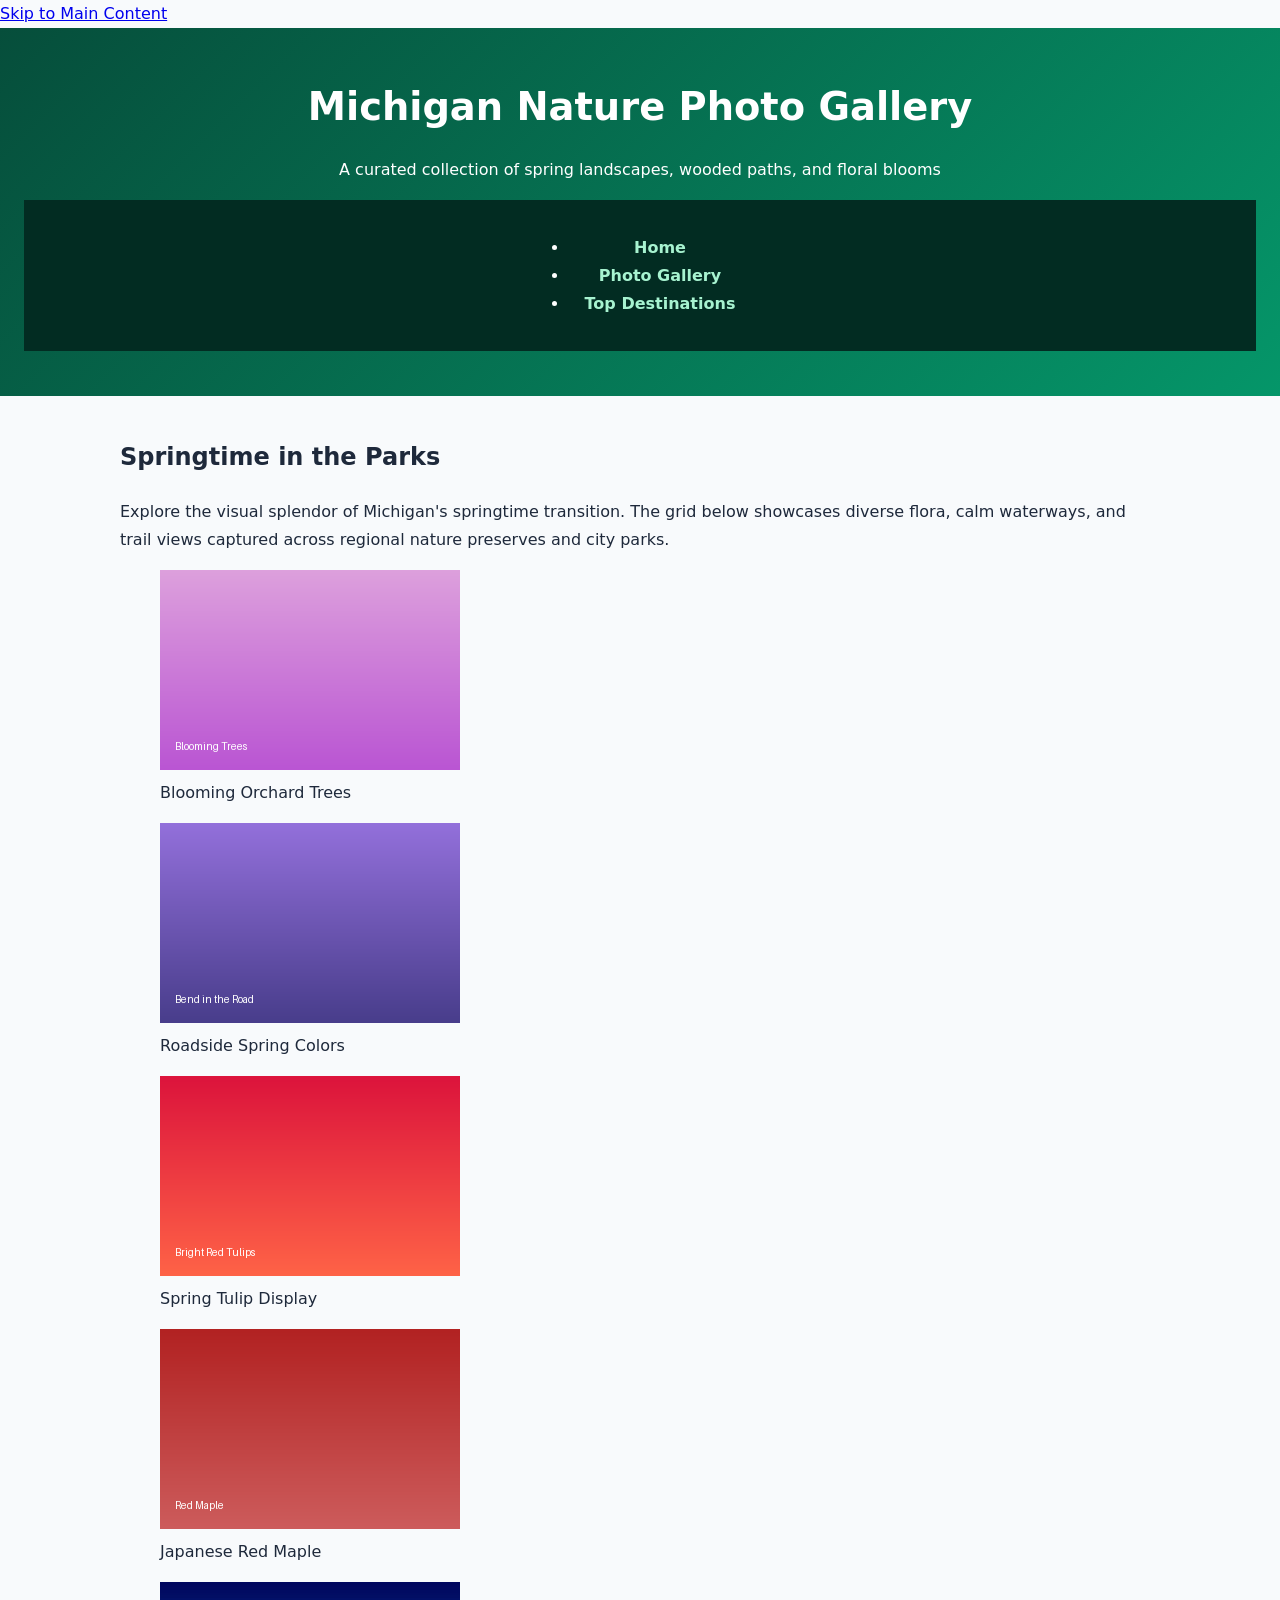
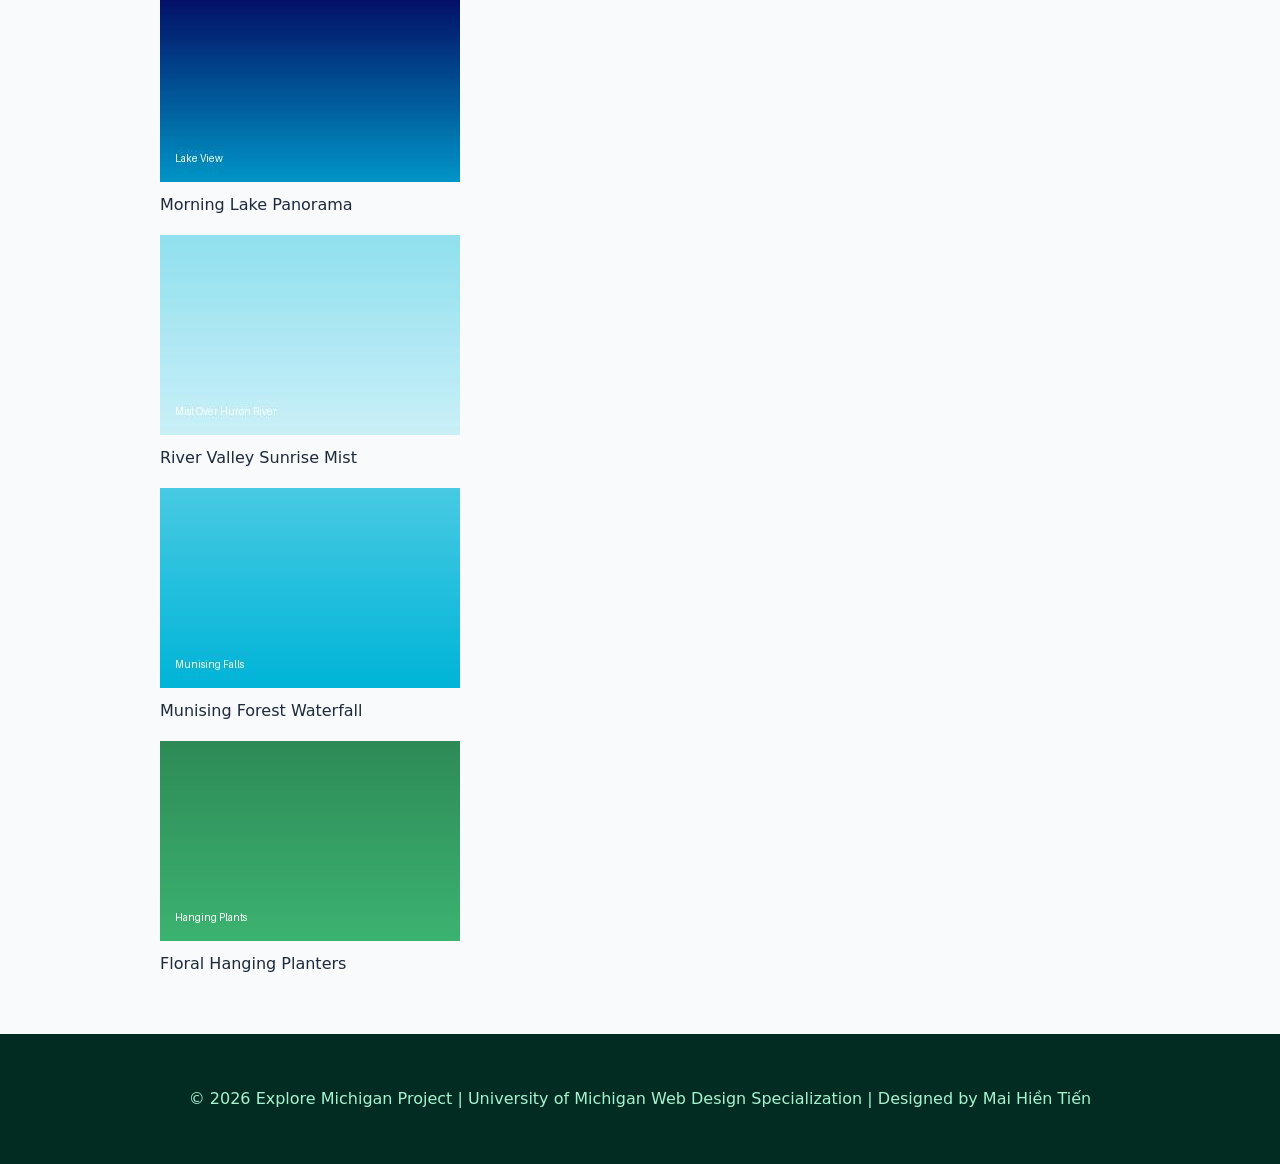
<file: c2-final/gallery.html>
<!DOCTYPE html>
<html lang="en">

<head>
  <meta charset="utf-8">
  <meta name="viewport" content="width=device-width, initial-scale=1.0">
  <title>Photo Gallery - Explore Michigan</title>
  <link rel="stylesheet" href="css/style.css">
</head>

<body>
  <a class="skip-link" href="#main">Skip to Main Content</a>

  <header>
    <h1>Michigan Nature Photo Gallery</h1>
    <p class="tagline">A curated collection of spring landscapes, wooded paths, and floral blooms</p>
    <nav>
      <ul>
        <li><a href="index.html">Home</a></li>
        <li><a href="gallery.html" class="active">Photo Gallery</a></li>
        <li><a href="destinations.html">Top Destinations</a></li>
      </ul>
    </nav>
  </header>

  <main id="main">
    <section>
      <h2>Springtime in the Parks</h2>
      <p>
        Explore the visual splendor of Michigan's springtime transition. The grid below showcases diverse flora, calm waterways,
        and trail views captured across regional nature preserves and city parks.
      </p>

      <!-- CSS Grid container with 8 images satisfying rubric requirements -->
      <div class="grid-gallery">
        <figure class="gallery-item">
          <img src="images/blooming_trees.png" alt="A friendly dog sitting in front of vibrant white and purple flowering trees">
          <figcaption>Blooming Orchard Trees</figcaption>
        </figure>
        <figure class="gallery-item">
          <img src="images/bend_in_the_road.png" alt="A purple flowering tree creating contrast with leafy green roadside foliage">
          <figcaption>Roadside Spring Colors</figcaption>
        </figure>
        <figure class="gallery-item">
          <img src="images/tulips.png" alt="Bright red tulips blooming beside a decorative outdoor garden light">
          <figcaption>Spring Tulip Display</figcaption>
        </figure>
        <figure class="gallery-item">
          <img src="images/red_maple.png" alt="A young red Japanese maple displaying deep crimson foliage in a courtyard">
          <figcaption>Japanese Red Maple</figcaption>
        </figure>
        <figure class="gallery-item">
          <img src="images/lake_view.JPG" alt="View through lakeshore branches over the calm waters of an Ann Arbor lake">
          <figcaption>Morning Lake Panorama</figcaption>
        </figure>
        <figure class="gallery-item">
          <img src="images/mist_over_huron_river.JPG" alt="Gentle morning mist hovering over the quiet surface of the Huron River">
          <figcaption>River Valley Sunrise Mist</figcaption>
        </figure>
        <figure class="gallery-item">
          <img src="images/munising.jpg" alt="A secluded cascading waterfall in the wooded forests of Munising">
          <figcaption>Munising Forest Waterfall</figcaption>
        </figure>
        <figure class="gallery-item">
          <img src="images/hanging_plants.png" alt="Lush hanging baskets displaying green ferns and red springtime flowers">
          <figcaption>Floral Hanging Planters</figcaption>
        </figure>
      </div>
    </section>
  </main>

  <footer>
    <p>&copy; 2026 Explore Michigan Project | University of Michigan Web Design Specialization | Designed by Mai Hiền Tiến</p>
  </footer>
</body>

</html>
</file>
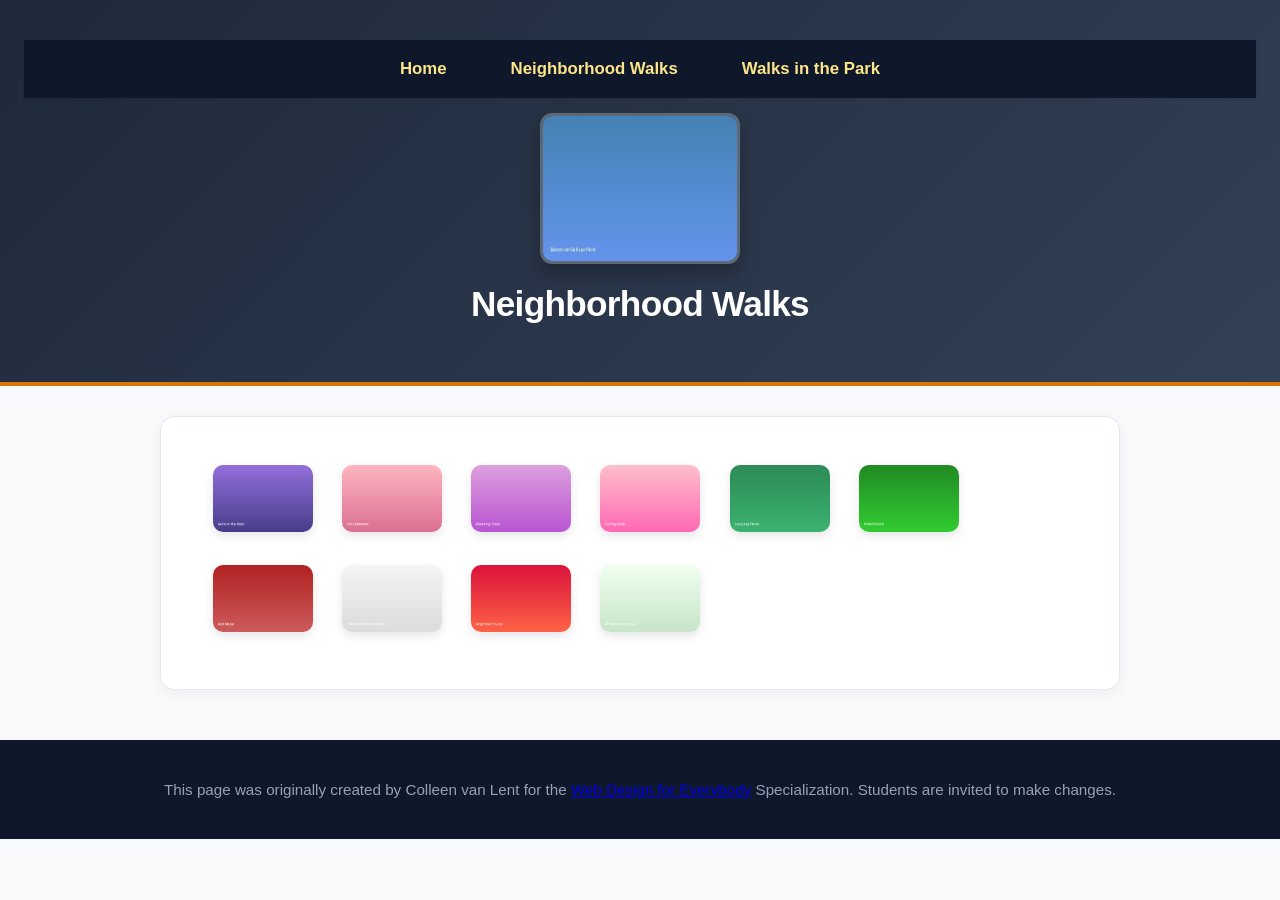
<file: c2-hw1/neighborhood.html>
<!DOCTYPE html>
<html lang="en">

<head>
  <meta charset="utf-8">
  <meta name="viewport" content="width=device-width">
  <title>Neighborhood Walk</title>
  <!-- You will need to link to the CSS file -->
  <link rel="stylesheet" href="css/style.css">
</head>

<body>
  <header>
    <nav>
      <ul>
        <li><a href="index.html">Home</a></li>
        <li><a href="neighborhood.html">Neighborhood Walks</a></li>
        <li><a href="parks.html">Walks in the Park</a></li>
      </ul>
    </nav>
    <img src="images/BaconGallupPark.jpg" width="200" alt="Brown Labradoodle sitting next to a statue.">
    <h1>Neighborhood Walks</h1>
  </header>
  <main>
    <div>
      <img src="images/bend_in_the_road.png"
        alt="a purple tree stands in contrast to the green leaved trees along a bend in the road" width="100">
      <img src="images/pink_blossoms.png" alt="small pink blossoms on an otherwise green leaved tree" width="100">
      <img src="images/blooming_trees.png" alt="brown labradoodle sitting in front of white and purple blooming  trees"
        width="100">
      <img src="images/falling_petals.png" alt="a purple tulip tree that is beginning to shed its petals" width="100">
      <img src="images/hanging_plants.png" alt="red and green plants in a decorative hanging basket" width="100">
      <img src="images/potted_plants.png" alt="a decorative planter with a variety of brightly colored plants "
        width="100">
      <img src="images/red_maple.png" alt="a small Japanese maple tree in front of a putple door" width="100">
      <img src="images/tree_with_white_blooms.png"
        alt="brown labradoodle sitting in front of tree blooming with white petals" width="100">
      <img src="images/tulips.png" alt="bright red tulips in front of a garden light" width="100">
      <img src="images/white_buds_on_tree.png" alt="artsy shot of white blooms on a green tree with a dark background"
        width="100">
    </div>
  </main>
  <footer>
    <p>This page was originally created by Colleen van Lent for the <a
        href="https://www.coursera.org/specializations/web-design"> Web Design for Everybody</a> Specialization.
      Students are invited to make changes.</p>
  </footer>

</body>

</html>
</file>
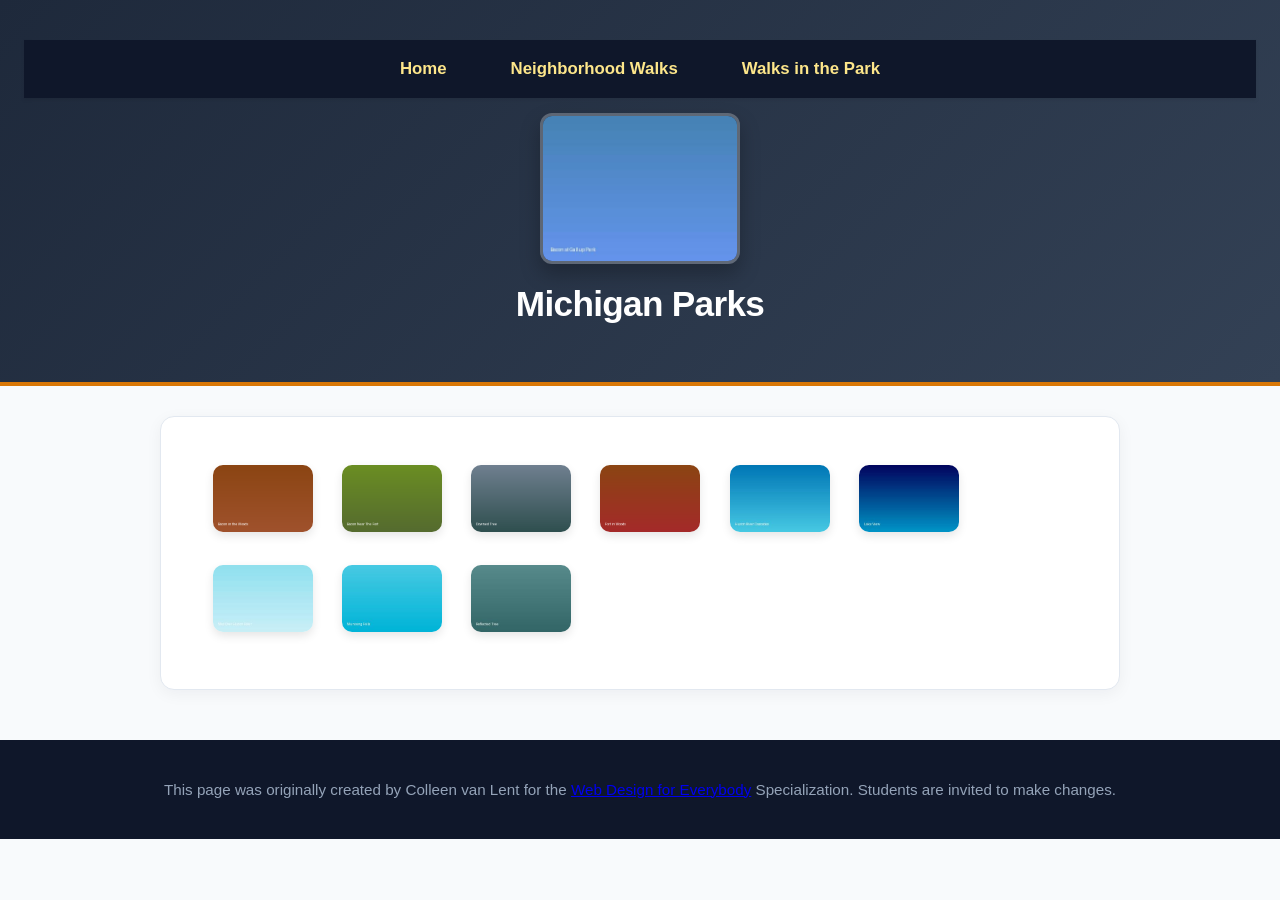
<file: c2-hw1/parks.html>
<!DOCTYPE html>
<html lang="en">

<head>
  <meta charset="utf-8">
  <meta name="viewport" content="width=device-width">
  <title>Michigan Parks</title>
  <!-- You will need to link to the CSS file -->
  <link rel="stylesheet" href="css/style.css">
</head>

<body>
  <header>
    <nav>
      <ul>
        <li><a href="index.html">Home</a></li>
        <li><a href="neighborhood.html">Neighborhood Walks</a></li>
        <li><a href="parks.html">Walks in the Park</a></li>
      </ul>
    </nav>
    <img src="images/BaconGallupPark.jpg" width="200" alt="Brown Labradoodle sitting next to a statue.">
    <h1>Michigan Parks</h1>

  </header>
  <main>
    <div>
      <img src="images/bacon_in_the_woods.png" alt="brown labradoodle sitting near a stream in a wooded setting"
        width="100">
      <img src="images/bacon_near_the_fort.png"
        alt="brown labradoodle posing in front of a makeshift fort made of branches" width="100">
      <img src="images/downed_tree.png" alt="a downed tree crossign a stream" width="100">
      <img src="images/fort_in_woods.png" alt="a small fort made of branches" width="100">
      <img src="images/huron_river_cascades.JPG" alt=" two people on a kayak approaching some small rapids" width="100">
      <img src="images/lake_view.JPG" alt="a glimpse of a child running along a lake obscured by branches" width="100">
      <img src="images/mist_over_huron_river.JPG" alt="the mist rising over a river in the morning" width="100">
      <img src="images/munising.jpg" alt="small waterfall" width="100">
      <img src="images/reflected_tree.JPG" alt="reflection of a lake and trees" width="100">

    </div>

  </main>
  <footer>
    <p>This page was originally created by Colleen van Lent for the <a
        href="https://www.coursera.org/specializations/web-design"> Web Design for Everybody</a> Specialization.
      Students are invited to make changes.</p>
  </footer>

</body>

</html>
</file>
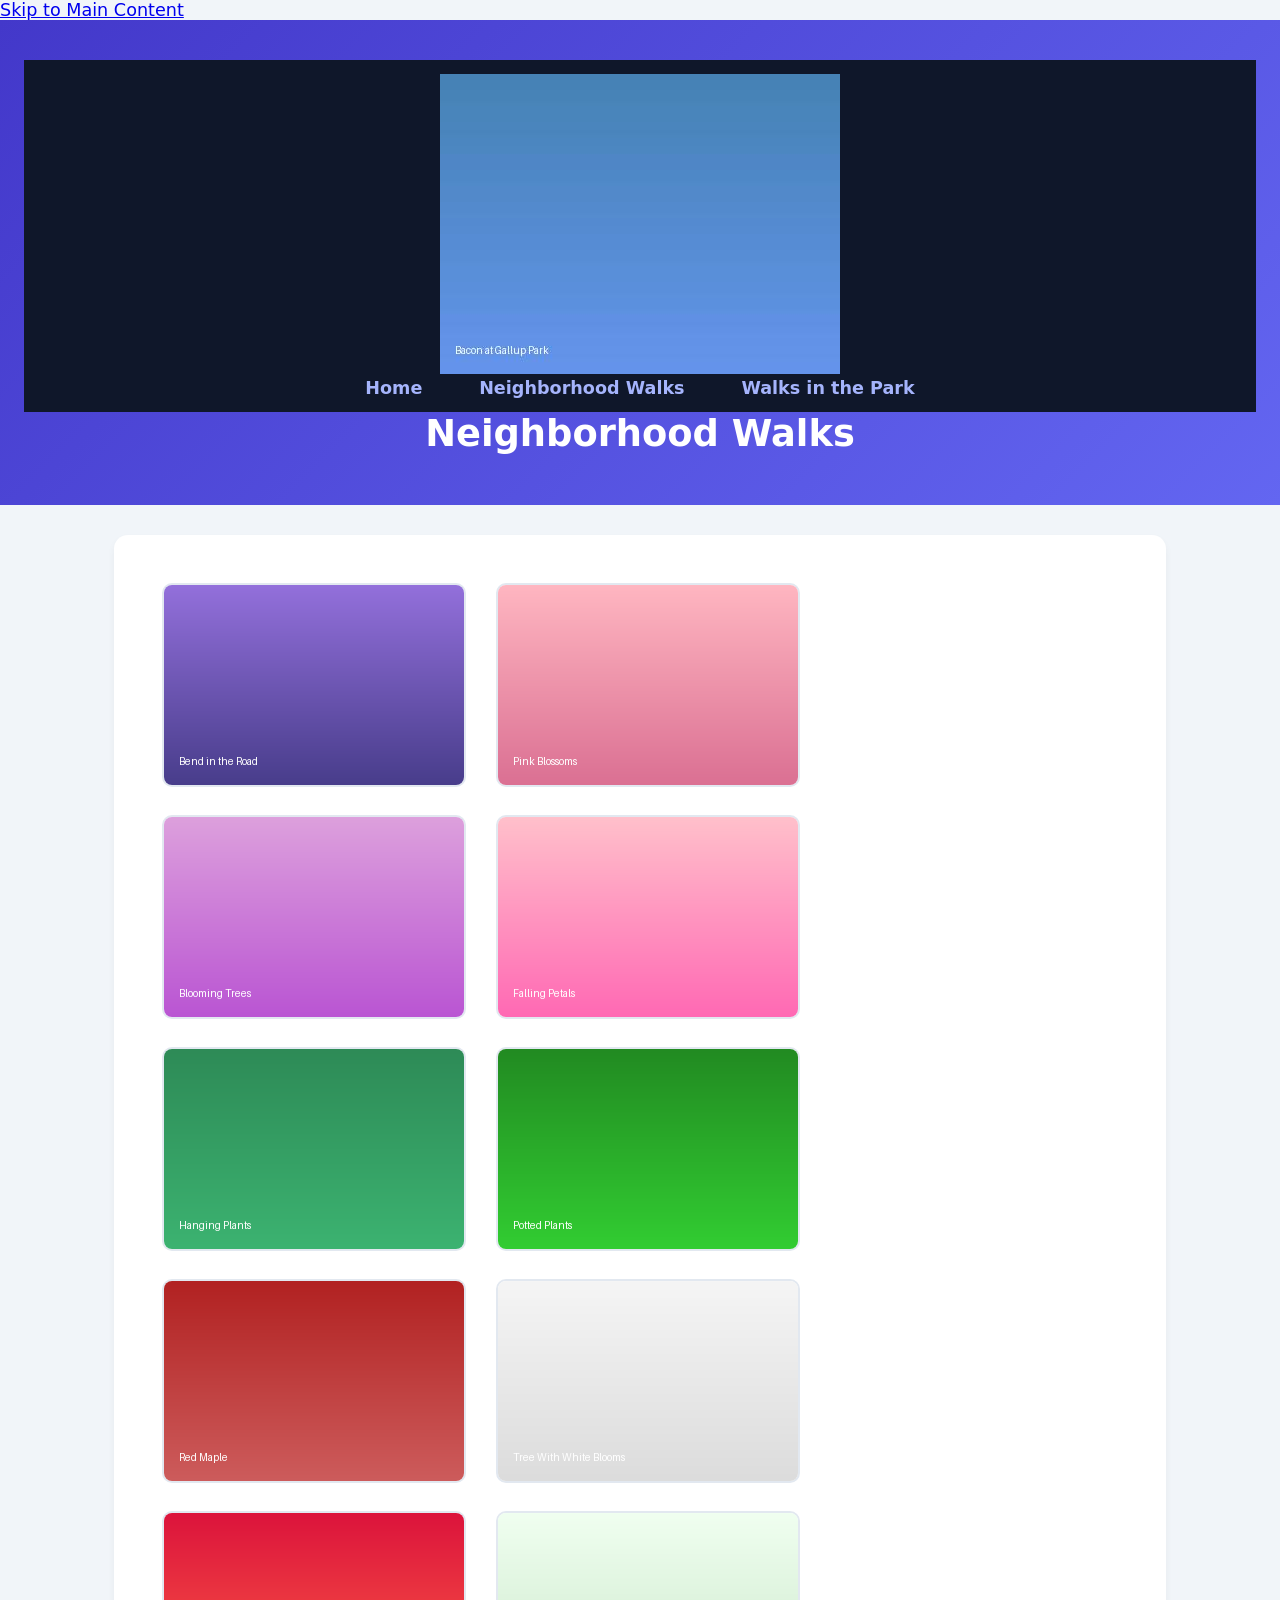
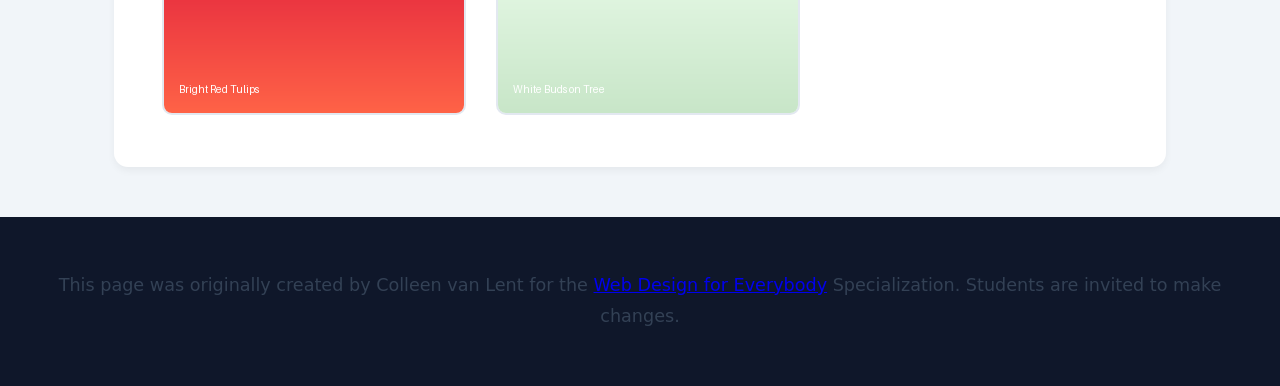
<file: c2-hw2/neighborhood.html>
<!DOCTYPE html>
<html lang="en">

<head>
  <meta charset="utf-8">
  <meta name="viewport" content="width=device-width, initial-scale=1.0">
  <title>Neighborhood Walk</title>
  <!-- Link to the CSS file -->
  <link rel="stylesheet" href="css/style.css">
</head>

<body>
  <a class="skip-link" href="#main">Skip to Main Content</a>

  <header>
    <nav>
      <img src="images/BaconGallupPark.jpg" alt="Logo of Bacon the dog sitting next to a statue.">
      <ul>
        <li><a href="index.html">Home</a></li>
        <li><a href="neighborhood.html">Neighborhood Walks</a></li>
        <li><a href="parks.html">Walks in the Park</a></li>
      </ul>
    </nav>
    <h1>Neighborhood Walks</h1>
  </header>

  <main id="main">
    <div class="grid">
      <img src="images/bend_in_the_road.png"
        alt="a purple tree stands in contrast to the green leaved trees along a bend in the road">
      <img src="images/pink_blossoms.png" alt="small pink blossoms on an otherwise green leaved tree">
      <img src="images/blooming_trees.png" alt="brown labradoodle sitting in front of white and purple blooming trees">
      <img src="images/falling_petals.png" alt="a purple tulip tree that is beginning to shed its petals">
      <img src="images/hanging_plants.png" alt="red and green plants in a decorative hanging basket">
      <img src="images/potted_plants.png" alt="a decorative planter with a variety of brightly colored plants">
      <img src="images/red_maple.png" alt="a small Japanese maple tree in front of a purple door">
      <img src="images/tree_with_white_blooms.png"
        alt="brown labradoodle sitting in front of tree blooming with white petals">
      <img src="images/tulips.png" alt="bright red tulips in front of a garden light">
      <img src="images/white_buds_on_tree.png" alt="artsy shot of white blooms on a green tree with a dark background">
    </div>
  </main>

  <footer>
    <p>This page was originally created by Colleen van Lent for the <a
        href="https://www.coursera.org/specializations/web-design"> Web Design for Everybody</a> Specialization.
      Students are invited to make changes.</p>
  </footer>

</body>

</html>
</file>
<file: c2-final/css/style.css>
/* =========================================================
   Introduction to CSS3 - Final Project: Multi-Page Site
   Author: Nguyen Kiet (ixnyy19@gmail.com)
   Theme: Emerald & Forest Nature Guide
   ========================================================= */
:root {
  --primary: #059669;
  --secondary: #0d9488;
  --dark: #064e3b;
  --light: #f0fdf4;
  --surface: #ffffff;
}

body {
  font-family: 'Plus Jakarta Sans', system-ui, -apple-system, sans-serif;
  margin: 0;
  background-color: #f8fafc;
  color: #1e293b;
  line-height: 1.75;
}

header {
  background: linear-gradient(135deg, #064e3b 0%, #059669 100%);
  color: #ffffff;
  padding: 2.8rem 1.5rem;
  text-align: center;
}

header h1 {
  margin: 0 0 0.5rem 0;
  font-size: 2.4rem;
}

nav {
  background-color: #022c22;
  padding: 1.1rem;
  display: flex;
  justify-content: center;
  gap: 2rem;
}

nav a {
  color: #a7f3d0;
  text-decoration: none;
  font-weight: 600;
  padding: 7px 16px;
  border-radius: 6px;
  transition: all 0.2s ease;
}

nav a:hover, nav a:focus {
  background-color: rgba(255, 255, 255, 0.18);
  color: #ffffff;
}

main {
  max-width: 1040px;
  margin: 2.5rem auto;
  padding: 0 1.5rem;
}

.gallery-grid {
  display: grid;
  grid-template-columns: repeat(auto-fit, minmax(300px, 1fr));
  gap: 1.8rem;
  margin: 2rem 0;
}

.card {
  background: var(--surface);
  border-radius: 12px;
  overflow: hidden;
  border: 1px solid #e2e8f0;
  box-shadow: 0 4px 6px -1px rgba(0, 0, 0, 0.05);
  transition: transform 0.2s, box-shadow 0.2s;
}

.card:hover {
  transform: translateY(-4px);
  box-shadow: 0 12px 20px -3px rgba(5, 150, 105, 0.15);
}

.card img {
  width: 100%;
  height: 220px;
  object-fit: cover;
  display: block;
}

.card-body {
  padding: 1.5rem;
}

footer {
  background: #022c22;
  color: #a7f3d0;
  text-align: center;
  padding: 2.2rem;
  margin-top: 3.5rem;
}
</file>
<file: c2-hw1/css/style.css>
/* =========================================================
   Introduction to CSS3 - Homework 1
   Author: Nguyen Kiet (ixnyy19@gmail.com)
   Theme: Warm Amber & Minimalist Slate
   ========================================================= */
:root {
  --primary: #d97706;
  --primary-hover: #b45309;
  --bg-main: #f8fafc;
  --surface: #ffffff;
  --text-primary: #0f172a;
  --text-secondary: #475569;
  --nav-bg: #1e293b;
  --border-color: #e2e8f0;
}

* {
  box-sizing: border-box;
}

body {
  font-family: 'Inter', -apple-system, BlinkMacSystemFont, 'Segoe UI', Roboto, sans-serif;
  font-size: 110%;
  background-color: var(--bg-main);
  color: var(--text-primary);
  margin: 0;
  padding: 0;
  line-height: 1.7;
}

header {
  background: linear-gradient(135deg, #1e293b 0%, #334155 100%);
  color: #ffffff;
  padding: 2.5rem 1.5rem;
  text-align: center;
  border-bottom: 4px solid var(--primary);
}

header h1 {
  font-family: 'Outfit', sans-serif;
  font-size: 2.2rem;
  margin: 0 0 0.5rem 0;
  letter-spacing: -0.02em;
}

header img {
  border-radius: 12px;
  margin-top: 15px;
  box-shadow: 0 10px 20px rgba(0, 0, 0, 0.25);
  border: 3px solid rgba(255, 255, 255, 0.25);
  max-width: 90%;
  height: auto;
}

nav {
  background-color: #0f172a;
  padding: 14px 20px;
  box-shadow: 0 2px 4px rgba(0, 0, 0, 0.08);
}

nav ul {
  list-style-type: none;
  padding: 0;
  margin: 0;
  display: flex;
  justify-content: center;
  gap: 2rem;
}

li {
  display: inline-block;
  text-align: center;
}

nav a {
  color: #fde68a;
  text-decoration: none;
  font-weight: 600;
  font-size: 1.05rem;
  padding: 8px 16px;
  border-radius: 6px;
  transition: all 0.2s ease-in-out;
}

nav a:hover,
nav a:focus {
  background-color: var(--primary);
  color: #ffffff;
  text-decoration: none;
}

main {
  background-color: var(--surface);
  font-size: 105%;
  max-width: 960px;
  margin: 30px auto;
  padding: 36px 40px;
  border-radius: 14px;
  border: 1px solid var(--border-color);
  box-shadow: 0 4px 16px rgba(15, 23, 42, 0.05);
}

main div img {
  border-radius: 10px;
  margin: 12px;
  box-shadow: 0 4px 10px rgba(0, 0, 0, 0.1);
  transition: transform 0.25s ease;
}

main div img:hover {
  transform: translateY(-4px);
}

p {
  line-height: 1.85;
  margin-bottom: 20px;
  color: var(--text-secondary);
}

main a {
  color: var(--primary);
  font-weight: 600;
  text-decoration: none;
}

main a:hover {
  text-decoration: underline;
  color: var(--primary-hover);
}

footer {
  background-color: #0f172a;
  color: #94a3b8;
  padding: 2.2rem 1.5rem;
  text-align: center;
  margin-top: 50px;
}

footer p {
  color: #94a3b8;
  margin: 0;
  font-size: 0.95rem;
}
</file>
<file: c2-hw2/css/style.css>
/* =========================================================
   Introduction to CSS3 - Homework 2: Advanced Selectors & Layout
   Author: Nguyen Kiet (ixnyy19@gmail.com)
   Theme: Indigo & Cyber Violet
   ========================================================= */
:root {
  --primary: #6366f1;
  --secondary: #8b5cf6;
  --dark: #0f172a;
  --light: #f8fafc;
  --border: #e2e8f0;
}

body {
  font-family: 'Plus Jakarta Sans', system-ui, -apple-system, sans-serif;
  font-size: 110%;
  background: #f1f5f9;
  color: #1e293b;
  margin: 0;
  padding: 0;
}

header {
  background: linear-gradient(135deg, #4338ca 0%, #6366f1 100%);
  color: #ffffff;
  padding: 2.5rem 1.5rem;
  text-align: center;
}

header h1 {
  font-size: 2.3rem;
  margin: 0 0 10px 0;
  color: #ffffff;
}

nav {
  background: #0f172a;
  padding: 14px 20px;
}

nav ul {
  list-style: none;
  padding: 0;
  margin: 0;
  display: flex;
  justify-content: center;
  gap: 1.8rem;
}

/* Pseudo-classes and advanced link styling */
nav a:link {
  color: #a5b4fc;
  text-decoration: none;
  font-weight: 600;
  padding: 7px 14px;
  border-radius: 6px;
  transition: all 0.2s ease;
}

nav a:visited {
  color: #e9d5ff;
}

nav a:hover, nav a:focus {
  background-color: rgba(255, 255, 255, 0.16);
  color: #ffffff;
  text-decoration: underline;
}

nav a:active {
  color: #38bdf8;
}

main {
  max-width: 980px;
  margin: 30px auto;
  padding: 36px;
  background: #ffffff;
  border-radius: 14px;
  box-shadow: 0 4px 8px -1px rgba(0, 0, 0, 0.06);
}

/* Alternating nth-child styling */
div:nth-child(even) {
  background-color: #f8fafc;
  border-radius: 10px;
  padding: 16px;
  border-left: 4px solid var(--primary);
}

main div img {
  border-radius: 10px;
  margin: 12px;
  border: 2px solid #e2e8f0;
  transition: transform 0.25s ease, box-shadow 0.25s ease;
}

main div img:hover {
  transform: translateY(-5px);
  box-shadow: 0 10px 20px rgba(99, 102, 241, 0.18);
}

p {
  line-height: 1.8;
  color: #334155;
  margin-bottom: 18px;
}

footer {
  background: #0f172a;
  color: #94a3b8;
  text-align: center;
  padding: 2.2rem;
  margin-top: 50px;
}
</file>
<file: c4-final/css/style.css>
/* Responsive Photo Gallery CSS Grid by Nguyen Kiet */
* {
  box-sizing: border-box;
}

body {
  font-family: 'Plus Jakarta Sans', system-ui, -apple-system, sans-serif;
  margin: 0;
  padding: 0;
  background-color: #f8fafc;
  color: #0f172a;
  line-height: 1.7;
}

header {
  background: linear-gradient(135deg, #0284c7, #0369a1);
  color: #ffffff;
  padding: 3rem 1.5rem;
  text-align: center;
}

header h1 {
  font-size: 2.5rem;
  margin: 0 0 0.5rem 0;
}

nav {
  background: #0f172a;
  padding: 14px;
}

nav ul {
  list-style: none;
  padding: 0;
  margin: 0;
  display: flex;
  justify-content: center;
  gap: 2rem;
}

nav a {
  color: #7dd3fc;
  text-decoration: none;
  font-weight: 600;
  padding: 6px 14px;
  border-radius: 6px;
  transition: all 0.2s;
}

nav a:hover {
  background: rgba(255, 255, 255, 0.15);
  color: #ffffff;
}

main {
  max-width: 1200px;
  margin: 2.5rem auto;
  padding: 0 1.5rem;
}

/* Mobile First Grid */
.gallery-grid {
  display: grid;
  grid-template-columns: 1fr;
  gap: 1.5rem;
}

/* Tablet Breakpoint (600px+) */
@media screen and (min-width: 600px) {
  .gallery-grid {
    grid-template-columns: repeat(2, 1fr);
  }
}

/* Desktop Breakpoint (992px+) */
@media screen and (min-width: 992px) {
  .gallery-grid {
    grid-template-columns: repeat(3, 1fr);
  }
}

.gallery-card {
  background: #ffffff;
  border-radius: 12px;
  overflow: hidden;
  border: 1px solid #e2e8f0;
  box-shadow: 0 4px 6px rgba(0, 0, 0, 0.05);
  transition: transform 0.25s ease, box-shadow 0.25s ease;
}

.gallery-card:hover {
  transform: translateY(-5px);
  box-shadow: 0 12px 24px rgba(2, 132, 199, 0.15);
}

.gallery-card img {
  width: 100%;
  height: 240px;
  object-fit: cover;
  display: block;
}

.gallery-card-body {
  padding: 1.25rem;
}

footer {
  background: #0f172a;
  color: #94a3b8;
  text-align: center;
  padding: 2.2rem;
  margin-top: 4rem;
}
</file>
<file: c4-responsive/css/style.css>
/* =========================================================
   Advanced Styling with Responsive Design - Homework 1
   Author: Nguyen Kiet (ixnyy19@gmail.com)
   ========================================================= */
* {
  box-sizing: border-box;
}

body {
  font-family: 'Inter', system-ui, -apple-system, sans-serif;
  margin: 0;
  padding: 0;
  background-color: #f1f5f9;
  color: #1e293b;
  line-height: 1.65;
}

header {
  background: linear-gradient(135deg, #1e3a8a, #2563eb);
  color: #ffffff;
  padding: 2.2rem 1.2rem;
  text-align: center;
}

header h1 {
  margin: 0 0 0.5rem 0;
  font-size: 2rem;
}

nav {
  background-color: #0f172a;
  padding: 12px;
}

nav ul {
  list-style: none;
  padding: 0;
  margin: 0;
  display: flex;
  flex-direction: column;
  gap: 10px;
  align-items: center;
}

nav a {
  color: #93c5fd;
  text-decoration: none;
  font-weight: 600;
  padding: 8px 16px;
  border-radius: 6px;
  display: block;
}

nav a:hover {
  background-color: rgba(255, 255, 255, 0.15);
  color: #ffffff;
}

main {
  width: 92%;
  max-width: 1100px;
  margin: 24px auto;
  padding: 20px;
  background: #ffffff;
  border-radius: 12px;
  box-shadow: 0 4px 6px rgba(0, 0, 0, 0.05);
}

img {
  max-width: 100%;
  height: auto;
  border-radius: 8px;
}

/* Tablet Breakpoint (768px) */
@media screen and (min-width: 768px) {
  nav ul {
    flex-direction: row;
    justify-content: center;
    gap: 1.5rem;
  }
  
  header h1 {
    font-size: 2.4rem;
  }
  
  main {
    padding: 32px;
  }
}

/* Desktop Breakpoint (1024px) */
@media screen and (min-width: 1024px) {
  header h1 {
    font-size: 2.8rem;
  }
  
  main {
    display: grid;
    grid-template-columns: 2fr 1fr;
    gap: 30px;
  }
}

footer {
  background: #0f172a;
  color: #94a3b8;
  text-align: center;
  padding: 2rem;
  margin-top: 40px;
}
</file>
